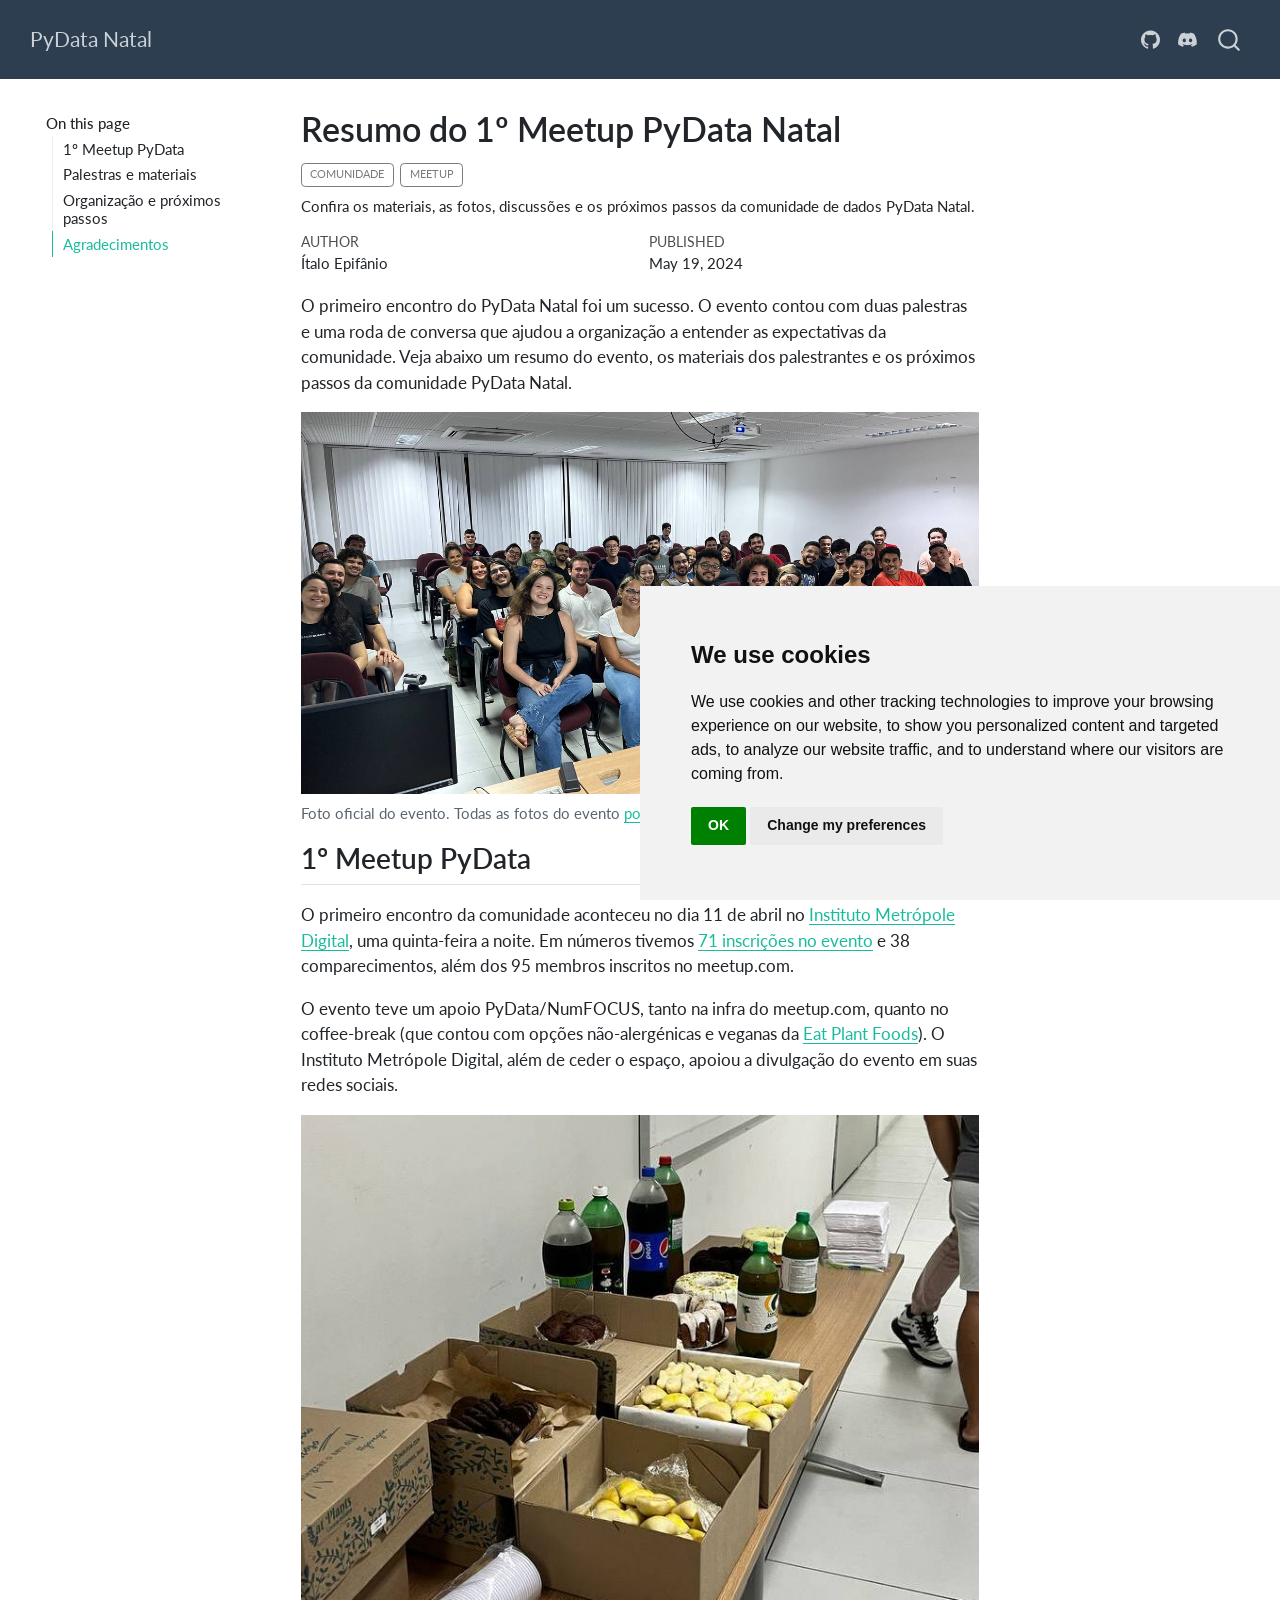
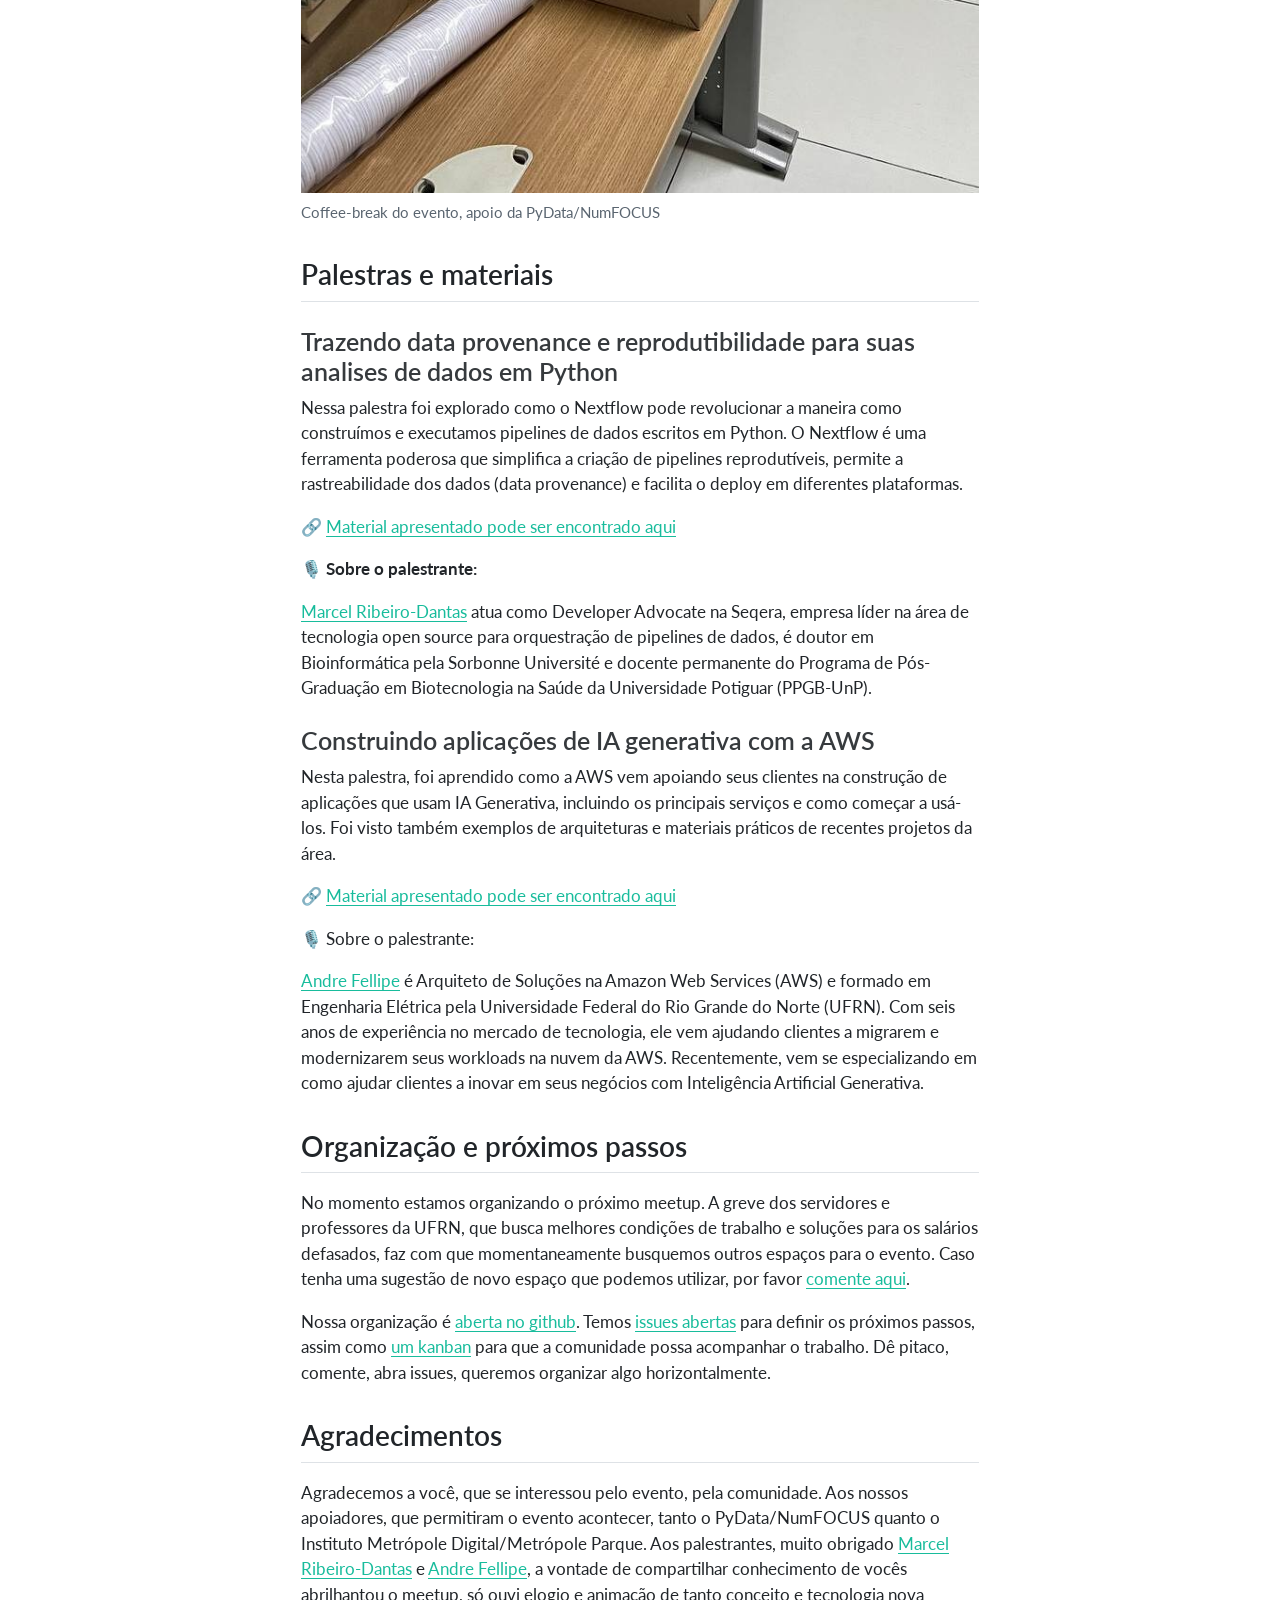
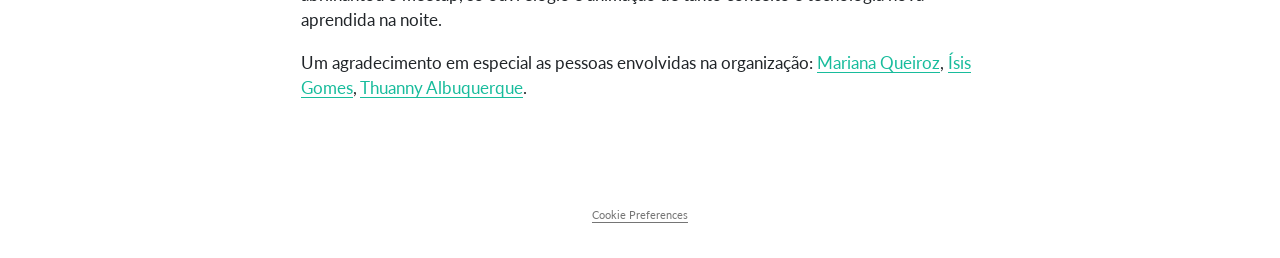
<file: posts/1-meetup-pydata-natal/index.html>
<!DOCTYPE html>
<html xmlns="http://www.w3.org/1999/xhtml" lang="en" xml:lang="en"><head>

<meta charset="utf-8">
<meta name="generator" content="quarto-1.7.34">

<meta name="viewport" content="width=device-width, initial-scale=1.0, user-scalable=yes">

<meta name="author" content="Ítalo Epifânio">
<meta name="dcterms.date" content="2024-05-19">
<meta name="description" content="Confira os materiais, as fotos, discussões e os próximos passos da comunidade de dados PyData Natal.">

<title>Resumo do 1º Meetup PyData Natal – PyData Natal</title>
<style>
code{white-space: pre-wrap;}
span.smallcaps{font-variant: small-caps;}
div.columns{display: flex; gap: min(4vw, 1.5em);}
div.column{flex: auto; overflow-x: auto;}
div.hanging-indent{margin-left: 1.5em; text-indent: -1.5em;}
ul.task-list{list-style: none;}
ul.task-list li input[type="checkbox"] {
  width: 0.8em;
  margin: 0 0.8em 0.2em -1em; /* quarto-specific, see https://github.com/quarto-dev/quarto-cli/issues/4556 */ 
  vertical-align: middle;
}
</style>


<script src="../../site_libs/quarto-nav/quarto-nav.js"></script>
<script src="../../site_libs/quarto-nav/headroom.min.js"></script>
<script src="../../site_libs/clipboard/clipboard.min.js"></script>
<script src="../../site_libs/quarto-search/autocomplete.umd.js"></script>
<script src="../../site_libs/quarto-search/fuse.min.js"></script>
<script src="../../site_libs/quarto-search/quarto-search.js"></script>
<meta name="quarto:offset" content="../../">
<script src="../../site_libs/cookie-consent/cookie-consent.js"></script>
<link href="../../site_libs/cookie-consent/cookie-consent.css" rel="stylesheet">
<script src="../../site_libs/quarto-html/quarto.js" type="module"></script>
<script src="../../site_libs/quarto-html/tabsets/tabsets.js" type="module"></script>
<script src="../../site_libs/quarto-html/popper.min.js"></script>
<script src="../../site_libs/quarto-html/tippy.umd.min.js"></script>
<script src="../../site_libs/quarto-html/anchor.min.js"></script>
<link href="../../site_libs/quarto-html/tippy.css" rel="stylesheet">
<link href="../../site_libs/quarto-html/quarto-syntax-highlighting-c8ad9e5dbd60b7b70b38521ab19b7da4.css" rel="stylesheet" id="quarto-text-highlighting-styles">
<script src="../../site_libs/bootstrap/bootstrap.min.js"></script>
<link href="../../site_libs/bootstrap/bootstrap-icons.css" rel="stylesheet">
<link href="../../site_libs/bootstrap/bootstrap-1d547202ef5b81858b5cd4b4ce92205d.min.css" rel="stylesheet" append-hash="true" id="quarto-bootstrap" data-mode="light">
<script id="quarto-search-options" type="application/json">{
  "location": "navbar",
  "copy-button": false,
  "collapse-after": 3,
  "panel-placement": "end",
  "type": "overlay",
  "limit": 50,
  "keyboard-shortcut": [
    "f",
    "/",
    "s"
  ],
  "show-item-context": false,
  "language": {
    "search-no-results-text": "No results",
    "search-matching-documents-text": "matching documents",
    "search-copy-link-title": "Copy link to search",
    "search-hide-matches-text": "Hide additional matches",
    "search-more-match-text": "more match in this document",
    "search-more-matches-text": "more matches in this document",
    "search-clear-button-title": "Clear",
    "search-text-placeholder": "",
    "search-detached-cancel-button-title": "Cancel",
    "search-submit-button-title": "Submit",
    "search-label": "Search"
  }
}</script>
<script async="" src="https://www.googletagmanager.com/gtag/js?id=G-QW559WNCMG"></script>

<script type="text/plain" cookie-consent="tracking">

window.dataLayer = window.dataLayer || [];
function gtag(){dataLayer.push(arguments);}
gtag('js', new Date());
gtag('config', 'G-QW559WNCMG', { 'anonymize_ip': true});
</script>

<script type="text/javascript" charset="UTF-8">
document.addEventListener('DOMContentLoaded', function () {
cookieconsent.run({
  "notice_banner_type":"simple",
  "consent_type":"implied",
  "palette":"light",
  "language":"en",
  "page_load_consent_levels":["strictly-necessary","functionality","tracking","targeting"],
  "notice_banner_reject_button_hide":false,
  "preferences_center_close_button_hide":false,
  "website_name":""
  ,
"language":"en"
  });
});
</script> 
  


<link rel="stylesheet" href="../../styles.css">
</head>

<body class="floating nav-fixed quarto-light">

<div id="quarto-search-results"></div>
  <header id="quarto-header" class="headroom fixed-top">
    <nav class="navbar navbar-expand-lg " data-bs-theme="dark">
      <div class="navbar-container container-fluid">
      <div class="navbar-brand-container mx-auto">
    <a class="navbar-brand" href="../../index.html">
    <span class="navbar-title">PyData Natal</span>
    </a>
  </div>
            <div id="quarto-search" class="" title="Search"></div>
          <button class="navbar-toggler" type="button" data-bs-toggle="collapse" data-bs-target="#navbarCollapse" aria-controls="navbarCollapse" role="menu" aria-expanded="false" aria-label="Toggle navigation" onclick="if (window.quartoToggleHeadroom) { window.quartoToggleHeadroom(); }">
  <span class="navbar-toggler-icon"></span>
</button>
          <div class="collapse navbar-collapse" id="navbarCollapse">
            <ul class="navbar-nav navbar-nav-scroll ms-auto">
  <li class="nav-item compact">
    <a class="nav-link" href="https://github.com/PyData-Natal"> <i class="bi bi-github" role="img">
</i> 
<span class="menu-text"></span></a>
  </li>  
  <li class="nav-item compact">
    <a class="nav-link" href="https://www.meetup.com/pydata-natal/"> <i class="bi bi-discord" role="img">
</i> 
<span class="menu-text"></span></a>
  </li>  
</ul>
          </div> <!-- /navcollapse -->
            <div class="quarto-navbar-tools">
</div>
      </div> <!-- /container-fluid -->
    </nav>
</header>
<!-- content -->
<div id="quarto-content" class="quarto-container page-columns page-rows-contents page-layout-article page-navbar">
<!-- sidebar -->
  <nav id="quarto-sidebar" class="sidebar collapse collapse-horizontal quarto-sidebar-collapse-item sidebar-navigation floating overflow-auto">
    <nav id="TOC" role="doc-toc" class="toc-active">
    <h2 id="toc-title">On this page</h2>
   
  <ul>
  <li><a href="#º-meetup-pydata" id="toc-º-meetup-pydata" class="nav-link active" data-scroll-target="#º-meetup-pydata">1º Meetup PyData</a></li>
  <li><a href="#palestras-e-materiais" id="toc-palestras-e-materiais" class="nav-link" data-scroll-target="#palestras-e-materiais">Palestras e materiais</a>
  <ul class="collapse">
  <li><a href="#trazendo-data-provenance-e-reprodutibilidade-para-suas-analises-de-dados-em-python" id="toc-trazendo-data-provenance-e-reprodutibilidade-para-suas-analises-de-dados-em-python" class="nav-link" data-scroll-target="#trazendo-data-provenance-e-reprodutibilidade-para-suas-analises-de-dados-em-python">Trazendo data provenance e reprodutibilidade para suas analises de dados em Python</a></li>
  <li><a href="#construindo-aplicações-de-ia-generativa-com-a-aws" id="toc-construindo-aplicações-de-ia-generativa-com-a-aws" class="nav-link" data-scroll-target="#construindo-aplicações-de-ia-generativa-com-a-aws">Construindo aplicações de IA generativa com a AWS</a></li>
  </ul></li>
  <li><a href="#organização-e-próximos-passos" id="toc-organização-e-próximos-passos" class="nav-link" data-scroll-target="#organização-e-próximos-passos">Organização e próximos passos</a></li>
  <li><a href="#agradecimentos" id="toc-agradecimentos" class="nav-link" data-scroll-target="#agradecimentos">Agradecimentos</a></li>
  </ul>
</nav>
</nav>
<div id="quarto-sidebar-glass" class="quarto-sidebar-collapse-item" data-bs-toggle="collapse" data-bs-target=".quarto-sidebar-collapse-item"></div>
<!-- margin-sidebar -->
    <div id="quarto-margin-sidebar" class="sidebar margin-sidebar zindex-bottom">
    </div>
<!-- main -->
<main class="content" id="quarto-document-content">

<header id="title-block-header" class="quarto-title-block default">
<div class="quarto-title">
<h1 class="title">Resumo do 1º Meetup PyData Natal</h1>
  <div class="quarto-categories">
    <div class="quarto-category">Comunidade</div>
    <div class="quarto-category">Meetup</div>
  </div>
  </div>

<div>
  <div class="description">
    <p>Confira os materiais, as fotos, discussões e os próximos passos da comunidade de dados PyData Natal.</p>
  </div>
</div>


<div class="quarto-title-meta">

    <div>
    <div class="quarto-title-meta-heading">Author</div>
    <div class="quarto-title-meta-contents">
             <p>Ítalo Epifânio </p>
          </div>
  </div>
    
    <div>
    <div class="quarto-title-meta-heading">Published</div>
    <div class="quarto-title-meta-contents">
      <p class="date">May 19, 2024</p>
    </div>
  </div>
  
    
  </div>
  


</header>


<p>O primeiro encontro do PyData Natal foi um sucesso. O evento contou com duas palestras e uma roda de conversa que ajudou a organização a entender as expectativas da comunidade. Veja abaixo um resumo do evento, os materiais dos palestrantes e os próximos passos da comunidade PyData Natal.</p>
<div class="quarto-figure quarto-figure-center">
<figure class="figure">
<p><img src="foto-oficial.jpg" class="img-fluid figure-img"></p>
<figcaption>Foto oficial do evento. Todas as fotos do evento <a href="https://drive.google.com/drive/folders/1-ngeMjdmxOSoI9gkyHBv4i5iVeC3ueF0?usp=sharing">podem ser acessadas aqui</a></figcaption>
</figure>
</div>
<section id="º-meetup-pydata" class="level2">
<h2 class="anchored" data-anchor-id="º-meetup-pydata">1º Meetup PyData</h2>
<p>O primeiro encontro da comunidade aconteceu no dia 11 de abril no <a href="https://www.imd.ufrn.br/">Instituto Metrópole Digital</a>, uma quinta-feira a noite. Em números tivemos <a href="https://www.meetup.com/pt-BR/pydata-natal/events/299630475/">71 inscrições no evento</a> e 38 comparecimentos, além dos 95 membros inscritos no meetup.com.</p>
<p>O evento teve um apoio PyData/NumFOCUS, tanto na infra do meetup.com, quanto no coffee-break (que contou com opções não-alergénicas e veganas da <a href="https://www.instagram.com/eatplants_foods/">Eat Plant Foods</a>). O Instituto Metrópole Digital, além de ceder o espaço, apoiou a divulgação do evento em suas redes sociais.</p>
<div class="quarto-figure quarto-figure-center">
<figure class="figure">
<p><img src="coffee-break.jpg" class="img-fluid figure-img"></p>
<figcaption>Coffee-break do evento, apoio da PyData/NumFOCUS</figcaption>
</figure>
</div>
</section>
<section id="palestras-e-materiais" class="level2">
<h2 class="anchored" data-anchor-id="palestras-e-materiais">Palestras e materiais</h2>
<section id="trazendo-data-provenance-e-reprodutibilidade-para-suas-analises-de-dados-em-python" class="level3">
<h3 class="anchored" data-anchor-id="trazendo-data-provenance-e-reprodutibilidade-para-suas-analises-de-dados-em-python">Trazendo data provenance e reprodutibilidade para suas analises de dados em Python</h3>
<p>Nessa palestra foi explorado como o Nextflow pode revolucionar a maneira como construímos e executamos pipelines de dados escritos em Python. O Nextflow é uma ferramenta poderosa que simplifica a criação de pipelines reprodutíveis, permite a rastreabilidade dos dados (data provenance) e facilita o deploy em diferentes plataformas.</p>
<p>🔗 <a href="https://drive.google.com/file/d/1mHGkbky7kllz5UsTb3np_tFQEDnqBkQI/view?usp=sharing">Material apresentado pode ser encontrado aqui</a></p>
<p>🎙️ <strong>Sobre o palestrante:</strong></p>
<p><a href="https://www.linkedin.com/in/mribeirodantas/">Marcel Ribeiro-Dantas</a> atua como Developer Advocate na Seqera, empresa líder na área de tecnologia open source para orquestração de pipelines de dados, é doutor em Bioinformática pela Sorbonne Université e docente permanente do Programa de Pós-Graduação em Biotecnologia na Saúde da Universidade Potiguar (PPGB-UnP).</p>
</section>
<section id="construindo-aplicações-de-ia-generativa-com-a-aws" class="level3">
<h3 class="anchored" data-anchor-id="construindo-aplicações-de-ia-generativa-com-a-aws">Construindo aplicações de IA generativa com a AWS</h3>
<p>Nesta palestra, foi aprendido como a AWS vem apoiando seus clientes na construção de aplicações que usam IA Generativa, incluindo os principais serviços e como começar a usá-los. Foi visto também exemplos de arquiteturas e materiais práticos de recentes projetos da área.</p>
<p>🔗 <a href="https://drive.google.com/file/d/1R_rrYdMFppAc_aLsKHVmo2kjdNp8cH0A/view?usp=sharing">Material apresentado pode ser encontrado aqui</a></p>
<p>🎙️ Sobre o palestrante:</p>
<p><a href="https://www.linkedin.com/in/andrefellipe/">Andre Fellipe</a> é Arquiteto de Soluções na Amazon Web Services (AWS) e formado em Engenharia Elétrica pela Universidade Federal do Rio Grande do Norte (UFRN). Com seis anos de experiência no mercado de tecnologia, ele vem ajudando clientes a migrarem e modernizarem seus workloads na nuvem da AWS. Recentemente, vem se especializando em como ajudar clientes a inovar em seus negócios com Inteligência Artificial Generativa.</p>
</section>
</section>
<section id="organização-e-próximos-passos" class="level2">
<h2 class="anchored" data-anchor-id="organização-e-próximos-passos">Organização e próximos passos</h2>
<p>No momento estamos organizando o próximo meetup. A greve dos servidores e professores da UFRN, que busca melhores condições de trabalho e soluções para os salários defasados, faz com que momentaneamente busquemos outros espaços para o evento. Caso tenha uma sugestão de novo espaço que podemos utilizar, por favor <a href="https://github.com/PyData-Natal/organizacao/issues/1">comente aqui</a>.</p>
<p>Nossa organização é <a href="https://github.com/PyData-Natal">aberta no github</a>. Temos <a href="https://github.com/PyData-Natal/organizacao">issues abertas</a> para definir os próximos passos, assim como <a href="https://github.com/orgs/PyData-Natal/projects/1">um kanban</a> para que a comunidade possa acompanhar o trabalho. Dê pitaco, comente, abra issues, queremos organizar algo horizontalmente.</p>
</section>
<section id="agradecimentos" class="level2">
<h2 class="anchored" data-anchor-id="agradecimentos">Agradecimentos</h2>
<p>Agradecemos a você, que se interessou pelo evento, pela comunidade. Aos nossos apoiadores, que permitiram o evento acontecer, tanto o PyData/NumFOCUS quanto o Instituto Metrópole Digital/Metrópole Parque. Aos palestrantes, muito obrigado <a href="https://www.linkedin.com/in/mribeirodantas/">Marcel Ribeiro-Dantas</a> e <a href="https://www.linkedin.com/in/andrefellipe/">Andre Fellipe</a>, a vontade de compartilhar conhecimento de vocês abrilhantou o meetup, só ouvi elogio e animação de tanto conceito e tecnologia nova aprendida na noite.</p>
<p>Um agradecimento em especial as pessoas envolvidas na organização: <a href="https://www.linkedin.com/in/mariana-cesario-queiroz/">Mariana Queiroz</a>, <a href="https://www.linkedin.com/in/isisgo/">Ísis Gomes</a>, <a href="https://www.linkedin.com/in/thuannyalbuquerque/">Thuanny Albuquerque</a>.</p>


</section>

</main> <!-- /main -->
<script id="quarto-html-after-body" type="application/javascript">
  window.document.addEventListener("DOMContentLoaded", function (event) {
    const icon = "";
    const anchorJS = new window.AnchorJS();
    anchorJS.options = {
      placement: 'right',
      icon: icon
    };
    anchorJS.add('.anchored');
    const isCodeAnnotation = (el) => {
      for (const clz of el.classList) {
        if (clz.startsWith('code-annotation-')) {                     
          return true;
        }
      }
      return false;
    }
    const onCopySuccess = function(e) {
      // button target
      const button = e.trigger;
      // don't keep focus
      button.blur();
      // flash "checked"
      button.classList.add('code-copy-button-checked');
      var currentTitle = button.getAttribute("title");
      button.setAttribute("title", "Copied!");
      let tooltip;
      if (window.bootstrap) {
        button.setAttribute("data-bs-toggle", "tooltip");
        button.setAttribute("data-bs-placement", "left");
        button.setAttribute("data-bs-title", "Copied!");
        tooltip = new bootstrap.Tooltip(button, 
          { trigger: "manual", 
            customClass: "code-copy-button-tooltip",
            offset: [0, -8]});
        tooltip.show();    
      }
      setTimeout(function() {
        if (tooltip) {
          tooltip.hide();
          button.removeAttribute("data-bs-title");
          button.removeAttribute("data-bs-toggle");
          button.removeAttribute("data-bs-placement");
        }
        button.setAttribute("title", currentTitle);
        button.classList.remove('code-copy-button-checked');
      }, 1000);
      // clear code selection
      e.clearSelection();
    }
    const getTextToCopy = function(trigger) {
        const codeEl = trigger.previousElementSibling.cloneNode(true);
        for (const childEl of codeEl.children) {
          if (isCodeAnnotation(childEl)) {
            childEl.remove();
          }
        }
        return codeEl.innerText;
    }
    const clipboard = new window.ClipboardJS('.code-copy-button:not([data-in-quarto-modal])', {
      text: getTextToCopy
    });
    clipboard.on('success', onCopySuccess);
    if (window.document.getElementById('quarto-embedded-source-code-modal')) {
      const clipboardModal = new window.ClipboardJS('.code-copy-button[data-in-quarto-modal]', {
        text: getTextToCopy,
        container: window.document.getElementById('quarto-embedded-source-code-modal')
      });
      clipboardModal.on('success', onCopySuccess);
    }
      var localhostRegex = new RegExp(/^(?:http|https):\/\/localhost\:?[0-9]*\//);
      var mailtoRegex = new RegExp(/^mailto:/);
        var filterRegex = new RegExp("https:\/\/PyData-Natal\.github\.io\/pydata-natal\.github\.io\/");
      var isInternal = (href) => {
          return filterRegex.test(href) || localhostRegex.test(href) || mailtoRegex.test(href);
      }
      // Inspect non-navigation links and adorn them if external
     var links = window.document.querySelectorAll('a[href]:not(.nav-link):not(.navbar-brand):not(.toc-action):not(.sidebar-link):not(.sidebar-item-toggle):not(.pagination-link):not(.no-external):not([aria-hidden]):not(.dropdown-item):not(.quarto-navigation-tool):not(.about-link)');
      for (var i=0; i<links.length; i++) {
        const link = links[i];
        if (!isInternal(link.href)) {
          // undo the damage that might have been done by quarto-nav.js in the case of
          // links that we want to consider external
          if (link.dataset.originalHref !== undefined) {
            link.href = link.dataset.originalHref;
          }
        }
      }
    function tippyHover(el, contentFn, onTriggerFn, onUntriggerFn) {
      const config = {
        allowHTML: true,
        maxWidth: 500,
        delay: 100,
        arrow: false,
        appendTo: function(el) {
            return el.parentElement;
        },
        interactive: true,
        interactiveBorder: 10,
        theme: 'quarto',
        placement: 'bottom-start',
      };
      if (contentFn) {
        config.content = contentFn;
      }
      if (onTriggerFn) {
        config.onTrigger = onTriggerFn;
      }
      if (onUntriggerFn) {
        config.onUntrigger = onUntriggerFn;
      }
      window.tippy(el, config); 
    }
    const noterefs = window.document.querySelectorAll('a[role="doc-noteref"]');
    for (var i=0; i<noterefs.length; i++) {
      const ref = noterefs[i];
      tippyHover(ref, function() {
        // use id or data attribute instead here
        let href = ref.getAttribute('data-footnote-href') || ref.getAttribute('href');
        try { href = new URL(href).hash; } catch {}
        const id = href.replace(/^#\/?/, "");
        const note = window.document.getElementById(id);
        if (note) {
          return note.innerHTML;
        } else {
          return "";
        }
      });
    }
    const xrefs = window.document.querySelectorAll('a.quarto-xref');
    const processXRef = (id, note) => {
      // Strip column container classes
      const stripColumnClz = (el) => {
        el.classList.remove("page-full", "page-columns");
        if (el.children) {
          for (const child of el.children) {
            stripColumnClz(child);
          }
        }
      }
      stripColumnClz(note)
      if (id === null || id.startsWith('sec-')) {
        // Special case sections, only their first couple elements
        const container = document.createElement("div");
        if (note.children && note.children.length > 2) {
          container.appendChild(note.children[0].cloneNode(true));
          for (let i = 1; i < note.children.length; i++) {
            const child = note.children[i];
            if (child.tagName === "P" && child.innerText === "") {
              continue;
            } else {
              container.appendChild(child.cloneNode(true));
              break;
            }
          }
          if (window.Quarto?.typesetMath) {
            window.Quarto.typesetMath(container);
          }
          return container.innerHTML
        } else {
          if (window.Quarto?.typesetMath) {
            window.Quarto.typesetMath(note);
          }
          return note.innerHTML;
        }
      } else {
        // Remove any anchor links if they are present
        const anchorLink = note.querySelector('a.anchorjs-link');
        if (anchorLink) {
          anchorLink.remove();
        }
        if (window.Quarto?.typesetMath) {
          window.Quarto.typesetMath(note);
        }
        if (note.classList.contains("callout")) {
          return note.outerHTML;
        } else {
          return note.innerHTML;
        }
      }
    }
    for (var i=0; i<xrefs.length; i++) {
      const xref = xrefs[i];
      tippyHover(xref, undefined, function(instance) {
        instance.disable();
        let url = xref.getAttribute('href');
        let hash = undefined; 
        if (url.startsWith('#')) {
          hash = url;
        } else {
          try { hash = new URL(url).hash; } catch {}
        }
        if (hash) {
          const id = hash.replace(/^#\/?/, "");
          const note = window.document.getElementById(id);
          if (note !== null) {
            try {
              const html = processXRef(id, note.cloneNode(true));
              instance.setContent(html);
            } finally {
              instance.enable();
              instance.show();
            }
          } else {
            // See if we can fetch this
            fetch(url.split('#')[0])
            .then(res => res.text())
            .then(html => {
              const parser = new DOMParser();
              const htmlDoc = parser.parseFromString(html, "text/html");
              const note = htmlDoc.getElementById(id);
              if (note !== null) {
                const html = processXRef(id, note);
                instance.setContent(html);
              } 
            }).finally(() => {
              instance.enable();
              instance.show();
            });
          }
        } else {
          // See if we can fetch a full url (with no hash to target)
          // This is a special case and we should probably do some content thinning / targeting
          fetch(url)
          .then(res => res.text())
          .then(html => {
            const parser = new DOMParser();
            const htmlDoc = parser.parseFromString(html, "text/html");
            const note = htmlDoc.querySelector('main.content');
            if (note !== null) {
              // This should only happen for chapter cross references
              // (since there is no id in the URL)
              // remove the first header
              if (note.children.length > 0 && note.children[0].tagName === "HEADER") {
                note.children[0].remove();
              }
              const html = processXRef(null, note);
              instance.setContent(html);
            } 
          }).finally(() => {
            instance.enable();
            instance.show();
          });
        }
      }, function(instance) {
      });
    }
        let selectedAnnoteEl;
        const selectorForAnnotation = ( cell, annotation) => {
          let cellAttr = 'data-code-cell="' + cell + '"';
          let lineAttr = 'data-code-annotation="' +  annotation + '"';
          const selector = 'span[' + cellAttr + '][' + lineAttr + ']';
          return selector;
        }
        const selectCodeLines = (annoteEl) => {
          const doc = window.document;
          const targetCell = annoteEl.getAttribute("data-target-cell");
          const targetAnnotation = annoteEl.getAttribute("data-target-annotation");
          const annoteSpan = window.document.querySelector(selectorForAnnotation(targetCell, targetAnnotation));
          const lines = annoteSpan.getAttribute("data-code-lines").split(",");
          const lineIds = lines.map((line) => {
            return targetCell + "-" + line;
          })
          let top = null;
          let height = null;
          let parent = null;
          if (lineIds.length > 0) {
              //compute the position of the single el (top and bottom and make a div)
              const el = window.document.getElementById(lineIds[0]);
              top = el.offsetTop;
              height = el.offsetHeight;
              parent = el.parentElement.parentElement;
            if (lineIds.length > 1) {
              const lastEl = window.document.getElementById(lineIds[lineIds.length - 1]);
              const bottom = lastEl.offsetTop + lastEl.offsetHeight;
              height = bottom - top;
            }
            if (top !== null && height !== null && parent !== null) {
              // cook up a div (if necessary) and position it 
              let div = window.document.getElementById("code-annotation-line-highlight");
              if (div === null) {
                div = window.document.createElement("div");
                div.setAttribute("id", "code-annotation-line-highlight");
                div.style.position = 'absolute';
                parent.appendChild(div);
              }
              div.style.top = top - 2 + "px";
              div.style.height = height + 4 + "px";
              div.style.left = 0;
              let gutterDiv = window.document.getElementById("code-annotation-line-highlight-gutter");
              if (gutterDiv === null) {
                gutterDiv = window.document.createElement("div");
                gutterDiv.setAttribute("id", "code-annotation-line-highlight-gutter");
                gutterDiv.style.position = 'absolute';
                const codeCell = window.document.getElementById(targetCell);
                const gutter = codeCell.querySelector('.code-annotation-gutter');
                gutter.appendChild(gutterDiv);
              }
              gutterDiv.style.top = top - 2 + "px";
              gutterDiv.style.height = height + 4 + "px";
            }
            selectedAnnoteEl = annoteEl;
          }
        };
        const unselectCodeLines = () => {
          const elementsIds = ["code-annotation-line-highlight", "code-annotation-line-highlight-gutter"];
          elementsIds.forEach((elId) => {
            const div = window.document.getElementById(elId);
            if (div) {
              div.remove();
            }
          });
          selectedAnnoteEl = undefined;
        };
          // Handle positioning of the toggle
      window.addEventListener(
        "resize",
        throttle(() => {
          elRect = undefined;
          if (selectedAnnoteEl) {
            selectCodeLines(selectedAnnoteEl);
          }
        }, 10)
      );
      function throttle(fn, ms) {
      let throttle = false;
      let timer;
        return (...args) => {
          if(!throttle) { // first call gets through
              fn.apply(this, args);
              throttle = true;
          } else { // all the others get throttled
              if(timer) clearTimeout(timer); // cancel #2
              timer = setTimeout(() => {
                fn.apply(this, args);
                timer = throttle = false;
              }, ms);
          }
        };
      }
        // Attach click handler to the DT
        const annoteDls = window.document.querySelectorAll('dt[data-target-cell]');
        for (const annoteDlNode of annoteDls) {
          annoteDlNode.addEventListener('click', (event) => {
            const clickedEl = event.target;
            if (clickedEl !== selectedAnnoteEl) {
              unselectCodeLines();
              const activeEl = window.document.querySelector('dt[data-target-cell].code-annotation-active');
              if (activeEl) {
                activeEl.classList.remove('code-annotation-active');
              }
              selectCodeLines(clickedEl);
              clickedEl.classList.add('code-annotation-active');
            } else {
              // Unselect the line
              unselectCodeLines();
              clickedEl.classList.remove('code-annotation-active');
            }
          });
        }
    const findCites = (el) => {
      const parentEl = el.parentElement;
      if (parentEl) {
        const cites = parentEl.dataset.cites;
        if (cites) {
          return {
            el,
            cites: cites.split(' ')
          };
        } else {
          return findCites(el.parentElement)
        }
      } else {
        return undefined;
      }
    };
    var bibliorefs = window.document.querySelectorAll('a[role="doc-biblioref"]');
    for (var i=0; i<bibliorefs.length; i++) {
      const ref = bibliorefs[i];
      const citeInfo = findCites(ref);
      if (citeInfo) {
        tippyHover(citeInfo.el, function() {
          var popup = window.document.createElement('div');
          citeInfo.cites.forEach(function(cite) {
            var citeDiv = window.document.createElement('div');
            citeDiv.classList.add('hanging-indent');
            citeDiv.classList.add('csl-entry');
            var biblioDiv = window.document.getElementById('ref-' + cite);
            if (biblioDiv) {
              citeDiv.innerHTML = biblioDiv.innerHTML;
            }
            popup.appendChild(citeDiv);
          });
          return popup.innerHTML;
        });
      }
    }
  });
  </script>
</div> <!-- /content -->
<footer class="footer">
  <div class="nav-footer">
    <div class="nav-footer-left">
      &nbsp;
    </div>   
    <div class="nav-footer-center">

<div class="cookie-consent-footer"><a href="#" id="open_preferences_center">Cookie Preferences</a></div></div>
    <div class="nav-footer-right">
      &nbsp;
    </div>
  </div>
</footer>




</body></html>
</file>
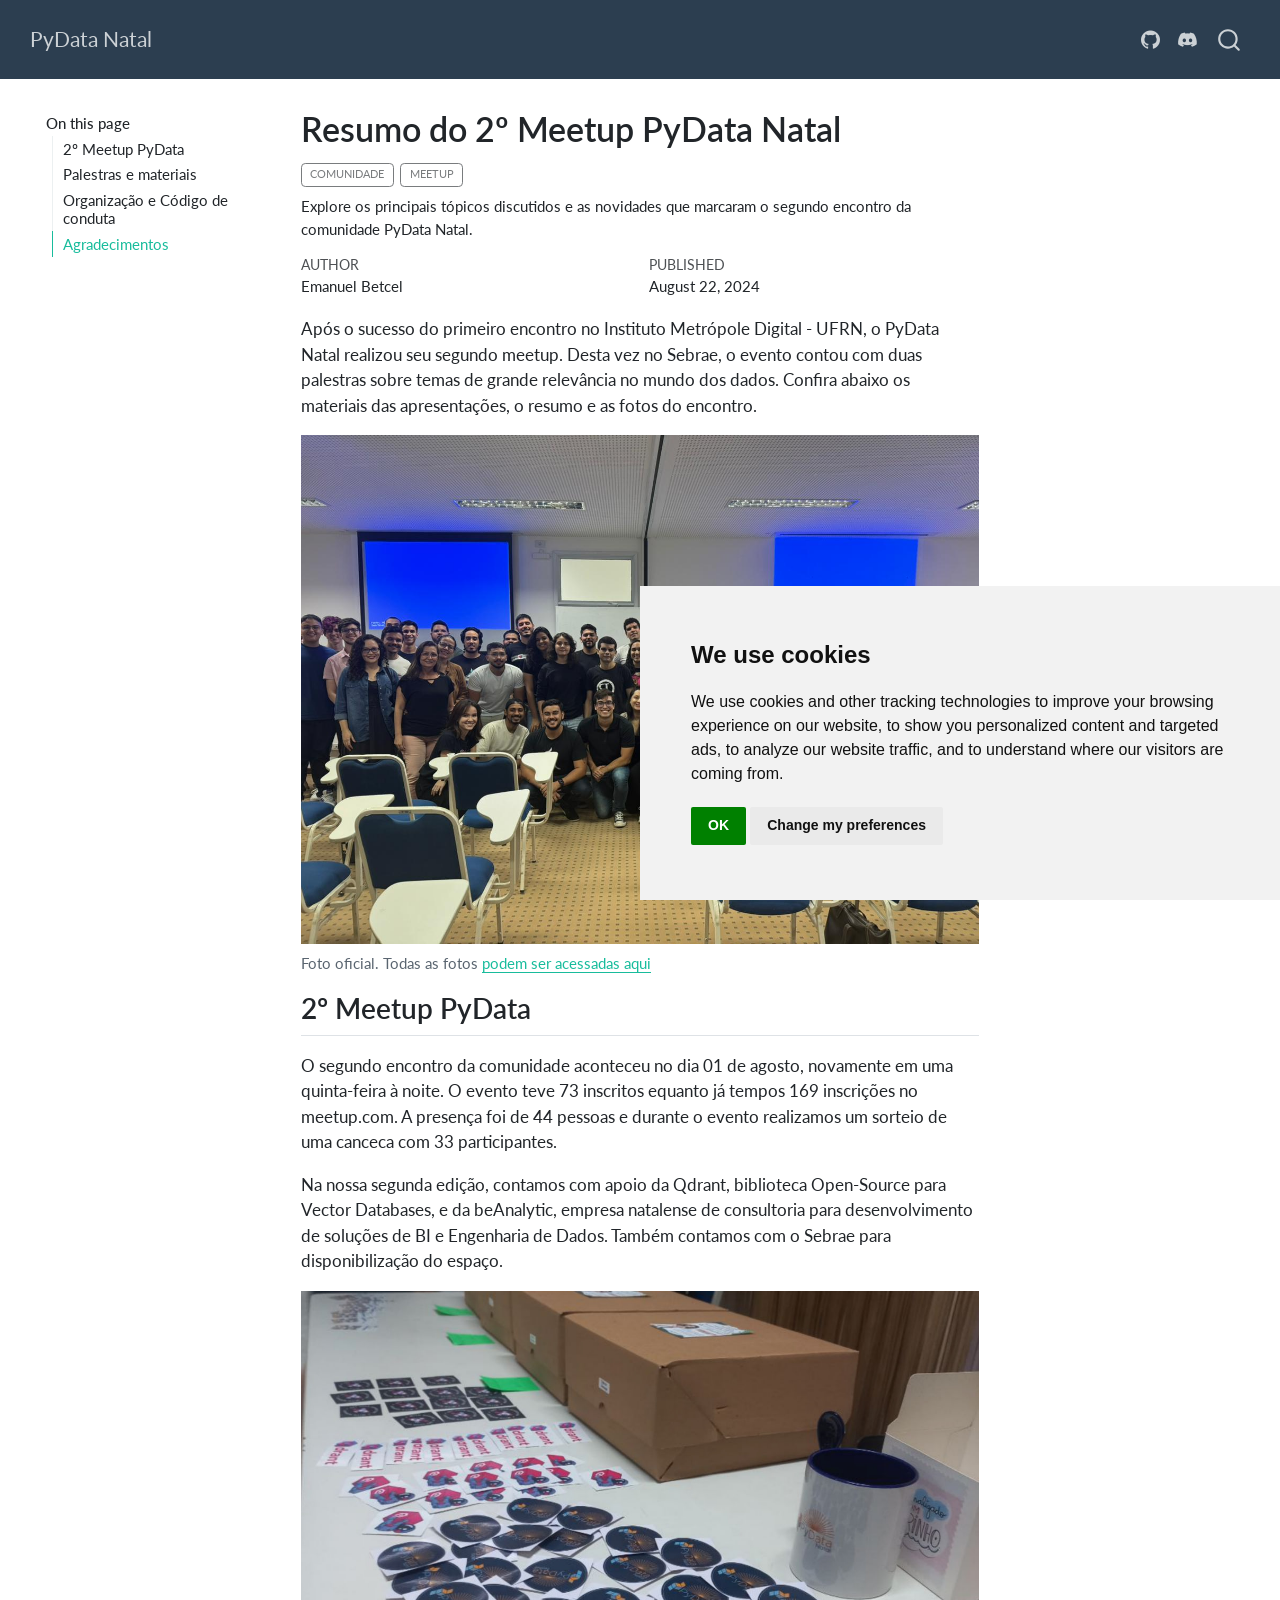
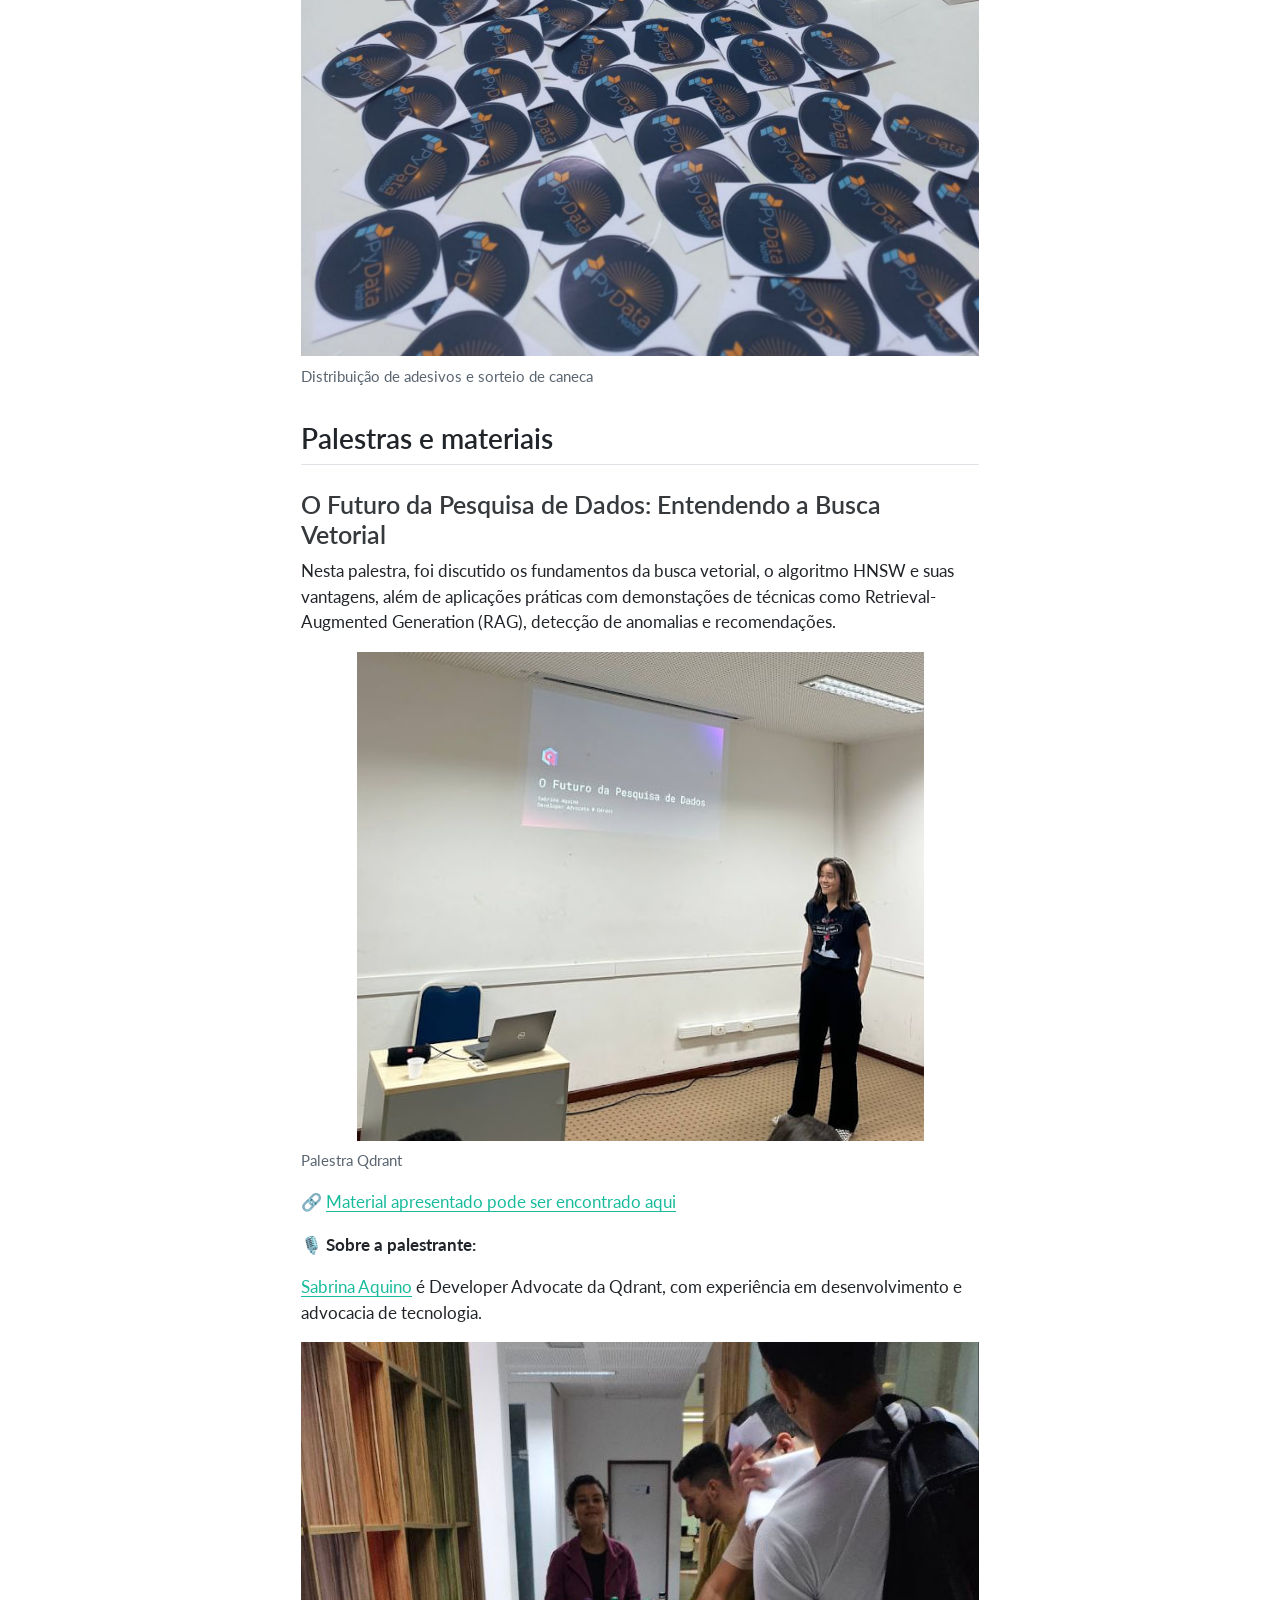
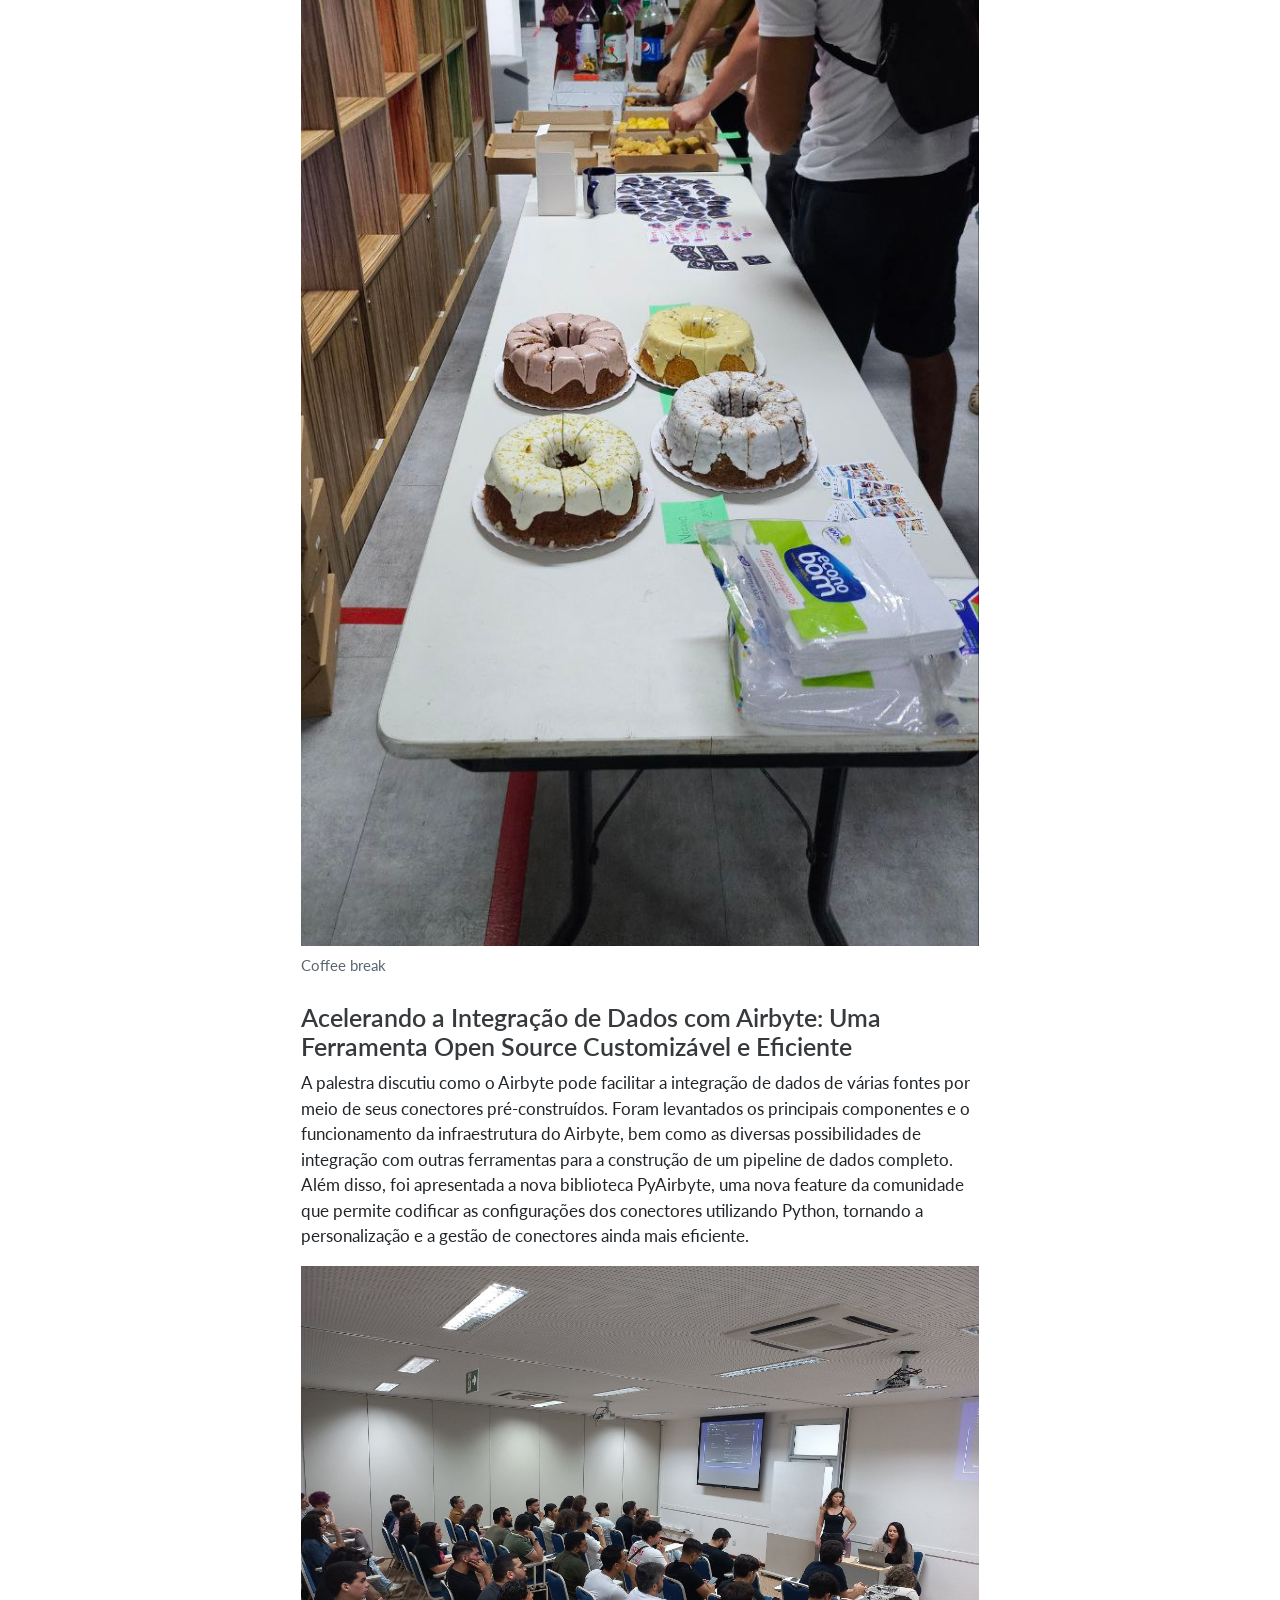
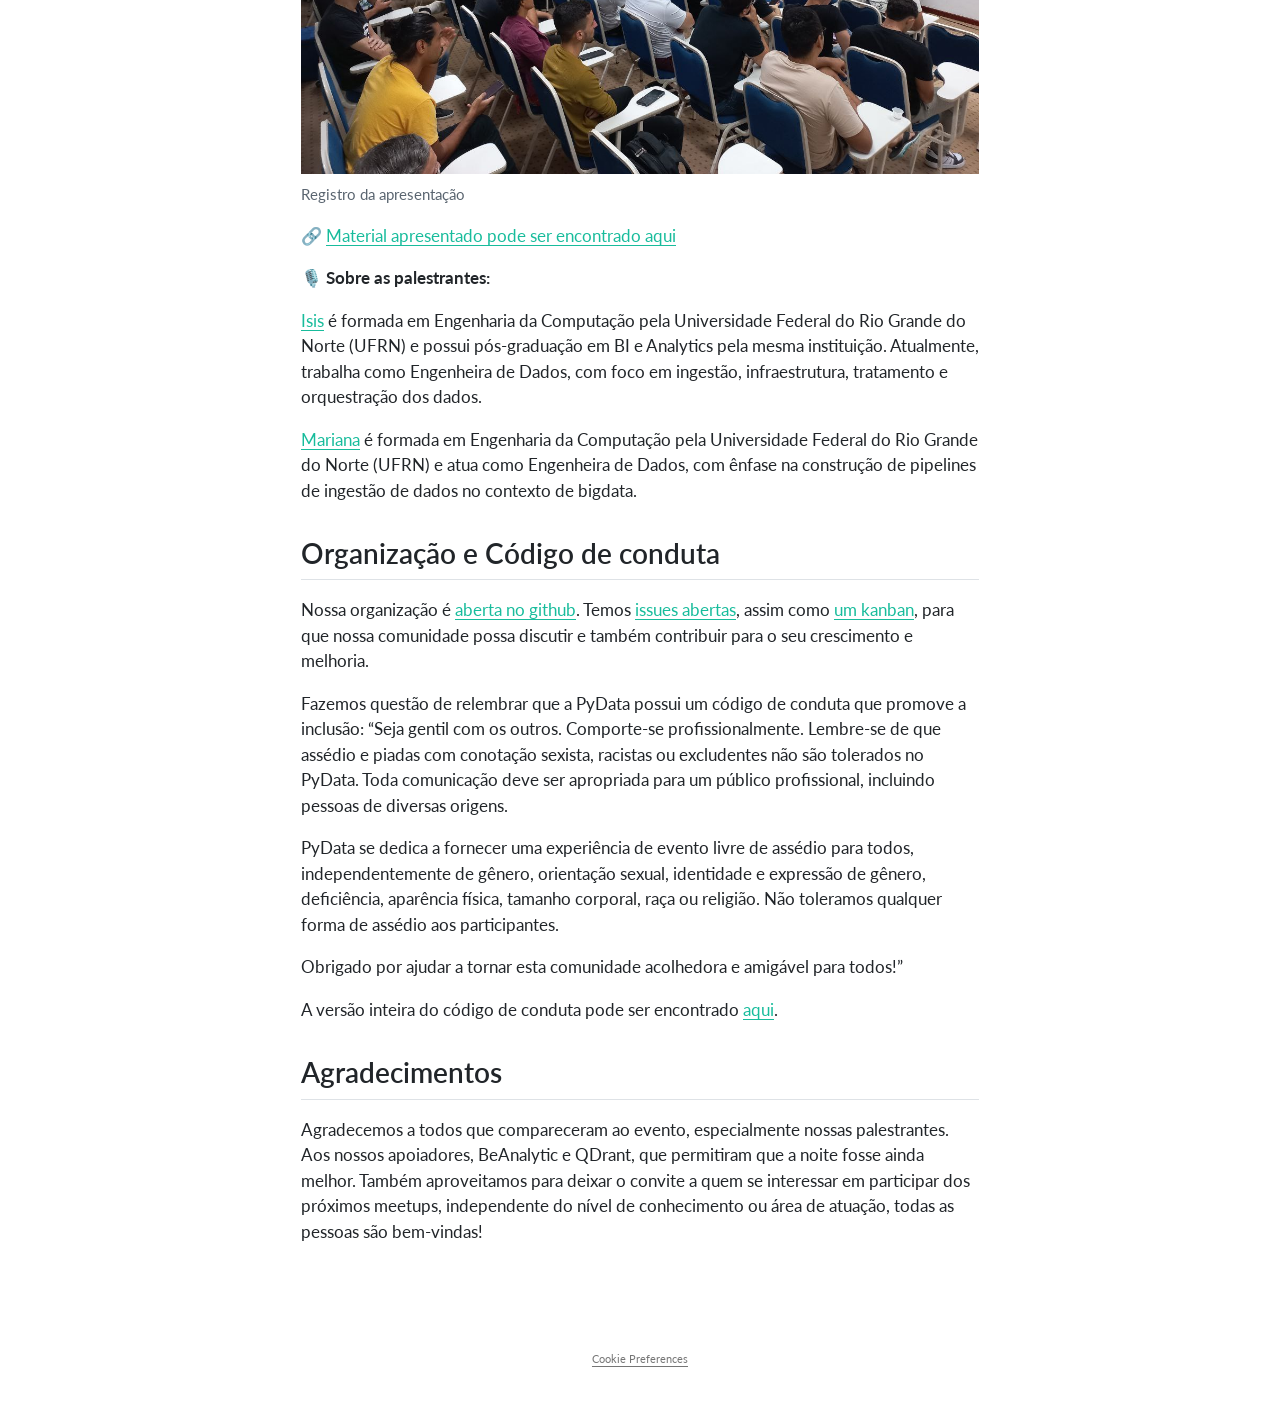
<file: posts/2-meetup-pydata-natal/index.html>
<!DOCTYPE html>
<html xmlns="http://www.w3.org/1999/xhtml" lang="en" xml:lang="en"><head>

<meta charset="utf-8">
<meta name="generator" content="quarto-1.7.34">

<meta name="viewport" content="width=device-width, initial-scale=1.0, user-scalable=yes">

<meta name="author" content="Emanuel Betcel">
<meta name="dcterms.date" content="2024-08-22">
<meta name="description" content="Explore os principais tópicos discutidos e as novidades que marcaram o segundo encontro da comunidade PyData Natal.">

<title>Resumo do 2º Meetup PyData Natal – PyData Natal</title>
<style>
code{white-space: pre-wrap;}
span.smallcaps{font-variant: small-caps;}
div.columns{display: flex; gap: min(4vw, 1.5em);}
div.column{flex: auto; overflow-x: auto;}
div.hanging-indent{margin-left: 1.5em; text-indent: -1.5em;}
ul.task-list{list-style: none;}
ul.task-list li input[type="checkbox"] {
  width: 0.8em;
  margin: 0 0.8em 0.2em -1em; /* quarto-specific, see https://github.com/quarto-dev/quarto-cli/issues/4556 */ 
  vertical-align: middle;
}
</style>


<script src="../../site_libs/quarto-nav/quarto-nav.js"></script>
<script src="../../site_libs/quarto-nav/headroom.min.js"></script>
<script src="../../site_libs/clipboard/clipboard.min.js"></script>
<script src="../../site_libs/quarto-search/autocomplete.umd.js"></script>
<script src="../../site_libs/quarto-search/fuse.min.js"></script>
<script src="../../site_libs/quarto-search/quarto-search.js"></script>
<meta name="quarto:offset" content="../../">
<script src="../../site_libs/cookie-consent/cookie-consent.js"></script>
<link href="../../site_libs/cookie-consent/cookie-consent.css" rel="stylesheet">
<script src="../../site_libs/quarto-html/quarto.js" type="module"></script>
<script src="../../site_libs/quarto-html/tabsets/tabsets.js" type="module"></script>
<script src="../../site_libs/quarto-html/popper.min.js"></script>
<script src="../../site_libs/quarto-html/tippy.umd.min.js"></script>
<script src="../../site_libs/quarto-html/anchor.min.js"></script>
<link href="../../site_libs/quarto-html/tippy.css" rel="stylesheet">
<link href="../../site_libs/quarto-html/quarto-syntax-highlighting-c8ad9e5dbd60b7b70b38521ab19b7da4.css" rel="stylesheet" id="quarto-text-highlighting-styles">
<script src="../../site_libs/bootstrap/bootstrap.min.js"></script>
<link href="../../site_libs/bootstrap/bootstrap-icons.css" rel="stylesheet">
<link href="../../site_libs/bootstrap/bootstrap-1d547202ef5b81858b5cd4b4ce92205d.min.css" rel="stylesheet" append-hash="true" id="quarto-bootstrap" data-mode="light">
<script id="quarto-search-options" type="application/json">{
  "location": "navbar",
  "copy-button": false,
  "collapse-after": 3,
  "panel-placement": "end",
  "type": "overlay",
  "limit": 50,
  "keyboard-shortcut": [
    "f",
    "/",
    "s"
  ],
  "show-item-context": false,
  "language": {
    "search-no-results-text": "No results",
    "search-matching-documents-text": "matching documents",
    "search-copy-link-title": "Copy link to search",
    "search-hide-matches-text": "Hide additional matches",
    "search-more-match-text": "more match in this document",
    "search-more-matches-text": "more matches in this document",
    "search-clear-button-title": "Clear",
    "search-text-placeholder": "",
    "search-detached-cancel-button-title": "Cancel",
    "search-submit-button-title": "Submit",
    "search-label": "Search"
  }
}</script>
<script async="" src="https://www.googletagmanager.com/gtag/js?id=G-QW559WNCMG"></script>

<script type="text/plain" cookie-consent="tracking">

window.dataLayer = window.dataLayer || [];
function gtag(){dataLayer.push(arguments);}
gtag('js', new Date());
gtag('config', 'G-QW559WNCMG', { 'anonymize_ip': true});
</script>

<script type="text/javascript" charset="UTF-8">
document.addEventListener('DOMContentLoaded', function () {
cookieconsent.run({
  "notice_banner_type":"simple",
  "consent_type":"implied",
  "palette":"light",
  "language":"en",
  "page_load_consent_levels":["strictly-necessary","functionality","tracking","targeting"],
  "notice_banner_reject_button_hide":false,
  "preferences_center_close_button_hide":false,
  "website_name":""
  ,
"language":"en"
  });
});
</script> 
  


<link rel="stylesheet" href="../../styles.css">
</head>

<body class="floating nav-fixed quarto-light">

<div id="quarto-search-results"></div>
  <header id="quarto-header" class="headroom fixed-top">
    <nav class="navbar navbar-expand-lg " data-bs-theme="dark">
      <div class="navbar-container container-fluid">
      <div class="navbar-brand-container mx-auto">
    <a class="navbar-brand" href="../../index.html">
    <span class="navbar-title">PyData Natal</span>
    </a>
  </div>
            <div id="quarto-search" class="" title="Search"></div>
          <button class="navbar-toggler" type="button" data-bs-toggle="collapse" data-bs-target="#navbarCollapse" aria-controls="navbarCollapse" role="menu" aria-expanded="false" aria-label="Toggle navigation" onclick="if (window.quartoToggleHeadroom) { window.quartoToggleHeadroom(); }">
  <span class="navbar-toggler-icon"></span>
</button>
          <div class="collapse navbar-collapse" id="navbarCollapse">
            <ul class="navbar-nav navbar-nav-scroll ms-auto">
  <li class="nav-item compact">
    <a class="nav-link" href="https://github.com/PyData-Natal"> <i class="bi bi-github" role="img">
</i> 
<span class="menu-text"></span></a>
  </li>  
  <li class="nav-item compact">
    <a class="nav-link" href="https://www.meetup.com/pydata-natal/"> <i class="bi bi-discord" role="img">
</i> 
<span class="menu-text"></span></a>
  </li>  
</ul>
          </div> <!-- /navcollapse -->
            <div class="quarto-navbar-tools">
</div>
      </div> <!-- /container-fluid -->
    </nav>
</header>
<!-- content -->
<div id="quarto-content" class="quarto-container page-columns page-rows-contents page-layout-article page-navbar">
<!-- sidebar -->
  <nav id="quarto-sidebar" class="sidebar collapse collapse-horizontal quarto-sidebar-collapse-item sidebar-navigation floating overflow-auto">
    <nav id="TOC" role="doc-toc" class="toc-active">
    <h2 id="toc-title">On this page</h2>
   
  <ul>
  <li><a href="#º-meetup-pydata" id="toc-º-meetup-pydata" class="nav-link active" data-scroll-target="#º-meetup-pydata">2º Meetup PyData</a></li>
  <li><a href="#palestras-e-materiais" id="toc-palestras-e-materiais" class="nav-link" data-scroll-target="#palestras-e-materiais">Palestras e materiais</a>
  <ul class="collapse">
  <li><a href="#o-futuro-da-pesquisa-de-dados-entendendo-a-busca-vetorial" id="toc-o-futuro-da-pesquisa-de-dados-entendendo-a-busca-vetorial" class="nav-link" data-scroll-target="#o-futuro-da-pesquisa-de-dados-entendendo-a-busca-vetorial">O Futuro da Pesquisa de Dados: Entendendo a Busca Vetorial</a></li>
  <li><a href="#acelerando-a-integração-de-dados-com-airbyte-uma-ferramenta-open-source-customizável-e-eficiente" id="toc-acelerando-a-integração-de-dados-com-airbyte-uma-ferramenta-open-source-customizável-e-eficiente" class="nav-link" data-scroll-target="#acelerando-a-integração-de-dados-com-airbyte-uma-ferramenta-open-source-customizável-e-eficiente">Acelerando a Integração de Dados com Airbyte: Uma Ferramenta Open Source Customizável e Eficiente</a></li>
  </ul></li>
  <li><a href="#organização-e-código-de-conduta" id="toc-organização-e-código-de-conduta" class="nav-link" data-scroll-target="#organização-e-código-de-conduta">Organização e Código de conduta</a></li>
  <li><a href="#agradecimentos" id="toc-agradecimentos" class="nav-link" data-scroll-target="#agradecimentos">Agradecimentos</a></li>
  </ul>
</nav>
</nav>
<div id="quarto-sidebar-glass" class="quarto-sidebar-collapse-item" data-bs-toggle="collapse" data-bs-target=".quarto-sidebar-collapse-item"></div>
<!-- margin-sidebar -->
    <div id="quarto-margin-sidebar" class="sidebar margin-sidebar zindex-bottom">
    </div>
<!-- main -->
<main class="content" id="quarto-document-content">

<header id="title-block-header" class="quarto-title-block default">
<div class="quarto-title">
<h1 class="title">Resumo do 2º Meetup PyData Natal</h1>
  <div class="quarto-categories">
    <div class="quarto-category">Comunidade</div>
    <div class="quarto-category">Meetup</div>
  </div>
  </div>

<div>
  <div class="description">
    <p>Explore os principais tópicos discutidos e as novidades que marcaram o segundo encontro da comunidade PyData Natal.</p>
  </div>
</div>


<div class="quarto-title-meta">

    <div>
    <div class="quarto-title-meta-heading">Author</div>
    <div class="quarto-title-meta-contents">
             <p>Emanuel Betcel </p>
          </div>
  </div>
    
    <div>
    <div class="quarto-title-meta-heading">Published</div>
    <div class="quarto-title-meta-contents">
      <p class="date">August 22, 2024</p>
    </div>
  </div>
  
    
  </div>
  


</header>


<p>Após o sucesso do primeiro encontro no Instituto Metrópole Digital - UFRN, o PyData Natal realizou seu segundo meetup. Desta vez no Sebrae, o evento contou com duas palestras sobre temas de grande relevância no mundo dos dados. Confira abaixo os materiais das apresentações, o resumo e as fotos do encontro.</p>
<div class="quarto-figure quarto-figure-center">
<figure class="figure">
<p><img src="foto_oficial.jpg" class="img-fluid figure-img"></p>
<figcaption>Foto oficial. Todas as fotos <a href="https://drive.google.com/drive/folders/1nlY1PkWPIpRUmhcWtNrY3d1OYhqyvdPO">podem ser acessadas aqui</a></figcaption>
</figure>
</div>
<section id="º-meetup-pydata" class="level2">
<h2 class="anchored" data-anchor-id="º-meetup-pydata">2º Meetup PyData</h2>
<p>O segundo encontro da comunidade aconteceu no dia 01 de agosto, novamente em uma quinta-feira à noite. O evento teve 73 inscritos equanto já tempos 169 inscrições no meetup.com. A presença foi de 44 pessoas e durante o evento realizamos um sorteio de uma canceca com 33 participantes.</p>
<p>Na nossa segunda edição, contamos com apoio da Qdrant, biblioteca Open-Source para Vector Databases, e da beAnalytic, empresa natalense de consultoria para desenvolvimento de soluções de BI e Engenharia de Dados. Também contamos com o Sebrae para disponibilização do espaço.</p>
<div class="quarto-figure quarto-figure-center">
<figure class="figure">
<p><img src="adesivos.jpg" class="img-fluid figure-img"></p>
<figcaption>Distribuição de adesivos e sorteio de caneca</figcaption>
</figure>
</div>
</section>
<section id="palestras-e-materiais" class="level2">
<h2 class="anchored" data-anchor-id="palestras-e-materiais">Palestras e materiais</h2>
<section id="o-futuro-da-pesquisa-de-dados-entendendo-a-busca-vetorial" class="level3">
<h3 class="anchored" data-anchor-id="o-futuro-da-pesquisa-de-dados-entendendo-a-busca-vetorial">O Futuro da Pesquisa de Dados: Entendendo a Busca Vetorial</h3>
<p>Nesta palestra, foi discutido os fundamentos da busca vetorial, o algoritmo HNSW e suas vantagens, além de aplicações práticas com demonstações de técnicas como Retrieval-Augmented Generation (RAG), detecção de anomalias e recomendações.</p>
<div class="quarto-figure quarto-figure-center">
<figure class="figure">
<p><img src="qdrant.jpg" class="img-fluid figure-img"></p>
<figcaption>Palestra Qdrant</figcaption>
</figure>
</div>
<p>🔗 <a href="https://docs.google.com/presentation/d/1rrO0vEgPONENjW5SYyoB_7MjfC_QIuVvoqEgujfC02M/edit#slide=id.p1">Material apresentado pode ser encontrado aqui</a></p>
<p>🎙️ <strong>Sobre a palestrante:</strong></p>
<p><a href="https://docs.google.com/presentation/d/1mbv-uyh7beTA_FgXlhb46hSgFkQeP-Wi/edit?usp=sharing&amp;ouid=105025288153890058731&amp;rtpof=true&amp;sd=true">Sabrina Aquino</a> é Developer Advocate da Qdrant, com experiência em desenvolvimento e advocacia de tecnologia.</p>
<div class="quarto-figure quarto-figure-center">
<figure class="figure">
<p><img src="coffee_break.jpg" class="img-fluid figure-img"></p>
<figcaption>Coffee break</figcaption>
</figure>
</div>
</section>
<section id="acelerando-a-integração-de-dados-com-airbyte-uma-ferramenta-open-source-customizável-e-eficiente" class="level3">
<h3 class="anchored" data-anchor-id="acelerando-a-integração-de-dados-com-airbyte-uma-ferramenta-open-source-customizável-e-eficiente">Acelerando a Integração de Dados com Airbyte: Uma Ferramenta Open Source Customizável e Eficiente</h3>
<p>A palestra discutiu como o Airbyte pode facilitar a integração de dados de várias fontes por meio de seus conectores pré-construídos. Foram levantados os principais componentes e o funcionamento da infraestrutura do Airbyte, bem como as diversas possibilidades de integração com outras ferramentas para a construção de um pipeline de dados completo. Além disso, foi apresentada a nova biblioteca PyAirbyte, uma nova feature da comunidade que permite codificar as configurações dos conectores utilizando Python, tornando a personalização e a gestão de conectores ainda mais eficiente.</p>
<div class="quarto-figure quarto-figure-center">
<figure class="figure">
<p><img src="apresentacao_airbyte.jpg" class="img-fluid figure-img"></p>
<figcaption>Registro da apresentação</figcaption>
</figure>
</div>
<p>🔗 <a href="https://drive.google.com/file/d/14Gq04vRhVYMkdt1tEyMOpJxpbkpzNVcp/view?usp=sharing">Material apresentado pode ser encontrado aqui</a></p>
<p>🎙️ <strong>Sobre as palestrantes:</strong></p>
<p><a href="https://www.linkedin.com/in/isisgo/">Isis</a> é formada em Engenharia da Computação pela Universidade Federal do Rio Grande do Norte (UFRN) e possui pós-graduação em BI e Analytics pela mesma instituição. Atualmente, trabalha como Engenheira de Dados, com foco em ingestão, infraestrutura, tratamento e orquestração dos dados.</p>
<p><a href="https://www.linkedin.com/in/mariana-cesario-queiroz/">Mariana</a> é formada em Engenharia da Computação pela Universidade Federal do Rio Grande do Norte (UFRN) e atua como Engenheira de Dados, com ênfase na construção de pipelines de ingestão de dados no contexto de bigdata.</p>
</section>
</section>
<section id="organização-e-código-de-conduta" class="level2">
<h2 class="anchored" data-anchor-id="organização-e-código-de-conduta">Organização e Código de conduta</h2>
<p>Nossa organização é <a href="https://github.com/PyData-Natal">aberta no github</a>. Temos <a href="https://github.com/PyData-Natal/organizacao">issues abertas</a>, assim como <a href="https://github.com/orgs/PyData-Natal/projects/1">um kanban</a>, para que nossa comunidade possa discutir e também contribuir para o seu crescimento e melhoria.</p>
<p>Fazemos questão de relembrar que a PyData possui um código de conduta que promove a inclusão: “Seja gentil com os outros. Comporte-se profissionalmente. Lembre-se de que assédio e piadas com conotação sexista, racistas ou excludentes não são tolerados no PyData. Toda comunicação deve ser apropriada para um público profissional, incluindo pessoas de diversas origens.</p>
<p>PyData se dedica a fornecer uma experiência de evento livre de assédio para todos, independentemente de gênero, orientação sexual, identidade e expressão de gênero, deficiência, aparência física, tamanho corporal, raça ou religião. Não toleramos qualquer forma de assédio aos participantes.</p>
<p>Obrigado por ajudar a tornar esta comunidade acolhedora e amigável para todos!”</p>
<p>A versão inteira do código de conduta pode ser encontrado <a href="https://pydata.org/code-of-conduct/">aqui</a>.</p>
</section>
<section id="agradecimentos" class="level2">
<h2 class="anchored" data-anchor-id="agradecimentos">Agradecimentos</h2>
<p>Agradecemos a todos que compareceram ao evento, especialmente nossas palestrantes. Aos nossos apoiadores, BeAnalytic e QDrant, que permitiram que a noite fosse ainda melhor. Também aproveitamos para deixar o convite a quem se interessar em participar dos próximos meetups, independente do nível de conhecimento ou área de atuação, todas as pessoas são bem-vindas!</p>


</section>

</main> <!-- /main -->
<script id="quarto-html-after-body" type="application/javascript">
  window.document.addEventListener("DOMContentLoaded", function (event) {
    const icon = "";
    const anchorJS = new window.AnchorJS();
    anchorJS.options = {
      placement: 'right',
      icon: icon
    };
    anchorJS.add('.anchored');
    const isCodeAnnotation = (el) => {
      for (const clz of el.classList) {
        if (clz.startsWith('code-annotation-')) {                     
          return true;
        }
      }
      return false;
    }
    const onCopySuccess = function(e) {
      // button target
      const button = e.trigger;
      // don't keep focus
      button.blur();
      // flash "checked"
      button.classList.add('code-copy-button-checked');
      var currentTitle = button.getAttribute("title");
      button.setAttribute("title", "Copied!");
      let tooltip;
      if (window.bootstrap) {
        button.setAttribute("data-bs-toggle", "tooltip");
        button.setAttribute("data-bs-placement", "left");
        button.setAttribute("data-bs-title", "Copied!");
        tooltip = new bootstrap.Tooltip(button, 
          { trigger: "manual", 
            customClass: "code-copy-button-tooltip",
            offset: [0, -8]});
        tooltip.show();    
      }
      setTimeout(function() {
        if (tooltip) {
          tooltip.hide();
          button.removeAttribute("data-bs-title");
          button.removeAttribute("data-bs-toggle");
          button.removeAttribute("data-bs-placement");
        }
        button.setAttribute("title", currentTitle);
        button.classList.remove('code-copy-button-checked');
      }, 1000);
      // clear code selection
      e.clearSelection();
    }
    const getTextToCopy = function(trigger) {
        const codeEl = trigger.previousElementSibling.cloneNode(true);
        for (const childEl of codeEl.children) {
          if (isCodeAnnotation(childEl)) {
            childEl.remove();
          }
        }
        return codeEl.innerText;
    }
    const clipboard = new window.ClipboardJS('.code-copy-button:not([data-in-quarto-modal])', {
      text: getTextToCopy
    });
    clipboard.on('success', onCopySuccess);
    if (window.document.getElementById('quarto-embedded-source-code-modal')) {
      const clipboardModal = new window.ClipboardJS('.code-copy-button[data-in-quarto-modal]', {
        text: getTextToCopy,
        container: window.document.getElementById('quarto-embedded-source-code-modal')
      });
      clipboardModal.on('success', onCopySuccess);
    }
      var localhostRegex = new RegExp(/^(?:http|https):\/\/localhost\:?[0-9]*\//);
      var mailtoRegex = new RegExp(/^mailto:/);
        var filterRegex = new RegExp("https:\/\/PyData-Natal\.github\.io\/pydata-natal\.github\.io\/");
      var isInternal = (href) => {
          return filterRegex.test(href) || localhostRegex.test(href) || mailtoRegex.test(href);
      }
      // Inspect non-navigation links and adorn them if external
     var links = window.document.querySelectorAll('a[href]:not(.nav-link):not(.navbar-brand):not(.toc-action):not(.sidebar-link):not(.sidebar-item-toggle):not(.pagination-link):not(.no-external):not([aria-hidden]):not(.dropdown-item):not(.quarto-navigation-tool):not(.about-link)');
      for (var i=0; i<links.length; i++) {
        const link = links[i];
        if (!isInternal(link.href)) {
          // undo the damage that might have been done by quarto-nav.js in the case of
          // links that we want to consider external
          if (link.dataset.originalHref !== undefined) {
            link.href = link.dataset.originalHref;
          }
        }
      }
    function tippyHover(el, contentFn, onTriggerFn, onUntriggerFn) {
      const config = {
        allowHTML: true,
        maxWidth: 500,
        delay: 100,
        arrow: false,
        appendTo: function(el) {
            return el.parentElement;
        },
        interactive: true,
        interactiveBorder: 10,
        theme: 'quarto',
        placement: 'bottom-start',
      };
      if (contentFn) {
        config.content = contentFn;
      }
      if (onTriggerFn) {
        config.onTrigger = onTriggerFn;
      }
      if (onUntriggerFn) {
        config.onUntrigger = onUntriggerFn;
      }
      window.tippy(el, config); 
    }
    const noterefs = window.document.querySelectorAll('a[role="doc-noteref"]');
    for (var i=0; i<noterefs.length; i++) {
      const ref = noterefs[i];
      tippyHover(ref, function() {
        // use id or data attribute instead here
        let href = ref.getAttribute('data-footnote-href') || ref.getAttribute('href');
        try { href = new URL(href).hash; } catch {}
        const id = href.replace(/^#\/?/, "");
        const note = window.document.getElementById(id);
        if (note) {
          return note.innerHTML;
        } else {
          return "";
        }
      });
    }
    const xrefs = window.document.querySelectorAll('a.quarto-xref');
    const processXRef = (id, note) => {
      // Strip column container classes
      const stripColumnClz = (el) => {
        el.classList.remove("page-full", "page-columns");
        if (el.children) {
          for (const child of el.children) {
            stripColumnClz(child);
          }
        }
      }
      stripColumnClz(note)
      if (id === null || id.startsWith('sec-')) {
        // Special case sections, only their first couple elements
        const container = document.createElement("div");
        if (note.children && note.children.length > 2) {
          container.appendChild(note.children[0].cloneNode(true));
          for (let i = 1; i < note.children.length; i++) {
            const child = note.children[i];
            if (child.tagName === "P" && child.innerText === "") {
              continue;
            } else {
              container.appendChild(child.cloneNode(true));
              break;
            }
          }
          if (window.Quarto?.typesetMath) {
            window.Quarto.typesetMath(container);
          }
          return container.innerHTML
        } else {
          if (window.Quarto?.typesetMath) {
            window.Quarto.typesetMath(note);
          }
          return note.innerHTML;
        }
      } else {
        // Remove any anchor links if they are present
        const anchorLink = note.querySelector('a.anchorjs-link');
        if (anchorLink) {
          anchorLink.remove();
        }
        if (window.Quarto?.typesetMath) {
          window.Quarto.typesetMath(note);
        }
        if (note.classList.contains("callout")) {
          return note.outerHTML;
        } else {
          return note.innerHTML;
        }
      }
    }
    for (var i=0; i<xrefs.length; i++) {
      const xref = xrefs[i];
      tippyHover(xref, undefined, function(instance) {
        instance.disable();
        let url = xref.getAttribute('href');
        let hash = undefined; 
        if (url.startsWith('#')) {
          hash = url;
        } else {
          try { hash = new URL(url).hash; } catch {}
        }
        if (hash) {
          const id = hash.replace(/^#\/?/, "");
          const note = window.document.getElementById(id);
          if (note !== null) {
            try {
              const html = processXRef(id, note.cloneNode(true));
              instance.setContent(html);
            } finally {
              instance.enable();
              instance.show();
            }
          } else {
            // See if we can fetch this
            fetch(url.split('#')[0])
            .then(res => res.text())
            .then(html => {
              const parser = new DOMParser();
              const htmlDoc = parser.parseFromString(html, "text/html");
              const note = htmlDoc.getElementById(id);
              if (note !== null) {
                const html = processXRef(id, note);
                instance.setContent(html);
              } 
            }).finally(() => {
              instance.enable();
              instance.show();
            });
          }
        } else {
          // See if we can fetch a full url (with no hash to target)
          // This is a special case and we should probably do some content thinning / targeting
          fetch(url)
          .then(res => res.text())
          .then(html => {
            const parser = new DOMParser();
            const htmlDoc = parser.parseFromString(html, "text/html");
            const note = htmlDoc.querySelector('main.content');
            if (note !== null) {
              // This should only happen for chapter cross references
              // (since there is no id in the URL)
              // remove the first header
              if (note.children.length > 0 && note.children[0].tagName === "HEADER") {
                note.children[0].remove();
              }
              const html = processXRef(null, note);
              instance.setContent(html);
            } 
          }).finally(() => {
            instance.enable();
            instance.show();
          });
        }
      }, function(instance) {
      });
    }
        let selectedAnnoteEl;
        const selectorForAnnotation = ( cell, annotation) => {
          let cellAttr = 'data-code-cell="' + cell + '"';
          let lineAttr = 'data-code-annotation="' +  annotation + '"';
          const selector = 'span[' + cellAttr + '][' + lineAttr + ']';
          return selector;
        }
        const selectCodeLines = (annoteEl) => {
          const doc = window.document;
          const targetCell = annoteEl.getAttribute("data-target-cell");
          const targetAnnotation = annoteEl.getAttribute("data-target-annotation");
          const annoteSpan = window.document.querySelector(selectorForAnnotation(targetCell, targetAnnotation));
          const lines = annoteSpan.getAttribute("data-code-lines").split(",");
          const lineIds = lines.map((line) => {
            return targetCell + "-" + line;
          })
          let top = null;
          let height = null;
          let parent = null;
          if (lineIds.length > 0) {
              //compute the position of the single el (top and bottom and make a div)
              const el = window.document.getElementById(lineIds[0]);
              top = el.offsetTop;
              height = el.offsetHeight;
              parent = el.parentElement.parentElement;
            if (lineIds.length > 1) {
              const lastEl = window.document.getElementById(lineIds[lineIds.length - 1]);
              const bottom = lastEl.offsetTop + lastEl.offsetHeight;
              height = bottom - top;
            }
            if (top !== null && height !== null && parent !== null) {
              // cook up a div (if necessary) and position it 
              let div = window.document.getElementById("code-annotation-line-highlight");
              if (div === null) {
                div = window.document.createElement("div");
                div.setAttribute("id", "code-annotation-line-highlight");
                div.style.position = 'absolute';
                parent.appendChild(div);
              }
              div.style.top = top - 2 + "px";
              div.style.height = height + 4 + "px";
              div.style.left = 0;
              let gutterDiv = window.document.getElementById("code-annotation-line-highlight-gutter");
              if (gutterDiv === null) {
                gutterDiv = window.document.createElement("div");
                gutterDiv.setAttribute("id", "code-annotation-line-highlight-gutter");
                gutterDiv.style.position = 'absolute';
                const codeCell = window.document.getElementById(targetCell);
                const gutter = codeCell.querySelector('.code-annotation-gutter');
                gutter.appendChild(gutterDiv);
              }
              gutterDiv.style.top = top - 2 + "px";
              gutterDiv.style.height = height + 4 + "px";
            }
            selectedAnnoteEl = annoteEl;
          }
        };
        const unselectCodeLines = () => {
          const elementsIds = ["code-annotation-line-highlight", "code-annotation-line-highlight-gutter"];
          elementsIds.forEach((elId) => {
            const div = window.document.getElementById(elId);
            if (div) {
              div.remove();
            }
          });
          selectedAnnoteEl = undefined;
        };
          // Handle positioning of the toggle
      window.addEventListener(
        "resize",
        throttle(() => {
          elRect = undefined;
          if (selectedAnnoteEl) {
            selectCodeLines(selectedAnnoteEl);
          }
        }, 10)
      );
      function throttle(fn, ms) {
      let throttle = false;
      let timer;
        return (...args) => {
          if(!throttle) { // first call gets through
              fn.apply(this, args);
              throttle = true;
          } else { // all the others get throttled
              if(timer) clearTimeout(timer); // cancel #2
              timer = setTimeout(() => {
                fn.apply(this, args);
                timer = throttle = false;
              }, ms);
          }
        };
      }
        // Attach click handler to the DT
        const annoteDls = window.document.querySelectorAll('dt[data-target-cell]');
        for (const annoteDlNode of annoteDls) {
          annoteDlNode.addEventListener('click', (event) => {
            const clickedEl = event.target;
            if (clickedEl !== selectedAnnoteEl) {
              unselectCodeLines();
              const activeEl = window.document.querySelector('dt[data-target-cell].code-annotation-active');
              if (activeEl) {
                activeEl.classList.remove('code-annotation-active');
              }
              selectCodeLines(clickedEl);
              clickedEl.classList.add('code-annotation-active');
            } else {
              // Unselect the line
              unselectCodeLines();
              clickedEl.classList.remove('code-annotation-active');
            }
          });
        }
    const findCites = (el) => {
      const parentEl = el.parentElement;
      if (parentEl) {
        const cites = parentEl.dataset.cites;
        if (cites) {
          return {
            el,
            cites: cites.split(' ')
          };
        } else {
          return findCites(el.parentElement)
        }
      } else {
        return undefined;
      }
    };
    var bibliorefs = window.document.querySelectorAll('a[role="doc-biblioref"]');
    for (var i=0; i<bibliorefs.length; i++) {
      const ref = bibliorefs[i];
      const citeInfo = findCites(ref);
      if (citeInfo) {
        tippyHover(citeInfo.el, function() {
          var popup = window.document.createElement('div');
          citeInfo.cites.forEach(function(cite) {
            var citeDiv = window.document.createElement('div');
            citeDiv.classList.add('hanging-indent');
            citeDiv.classList.add('csl-entry');
            var biblioDiv = window.document.getElementById('ref-' + cite);
            if (biblioDiv) {
              citeDiv.innerHTML = biblioDiv.innerHTML;
            }
            popup.appendChild(citeDiv);
          });
          return popup.innerHTML;
        });
      }
    }
  });
  </script>
</div> <!-- /content -->
<footer class="footer">
  <div class="nav-footer">
    <div class="nav-footer-left">
      &nbsp;
    </div>   
    <div class="nav-footer-center">

<div class="cookie-consent-footer"><a href="#" id="open_preferences_center">Cookie Preferences</a></div></div>
    <div class="nav-footer-right">
      &nbsp;
    </div>
  </div>
</footer>




</body></html>
</file>
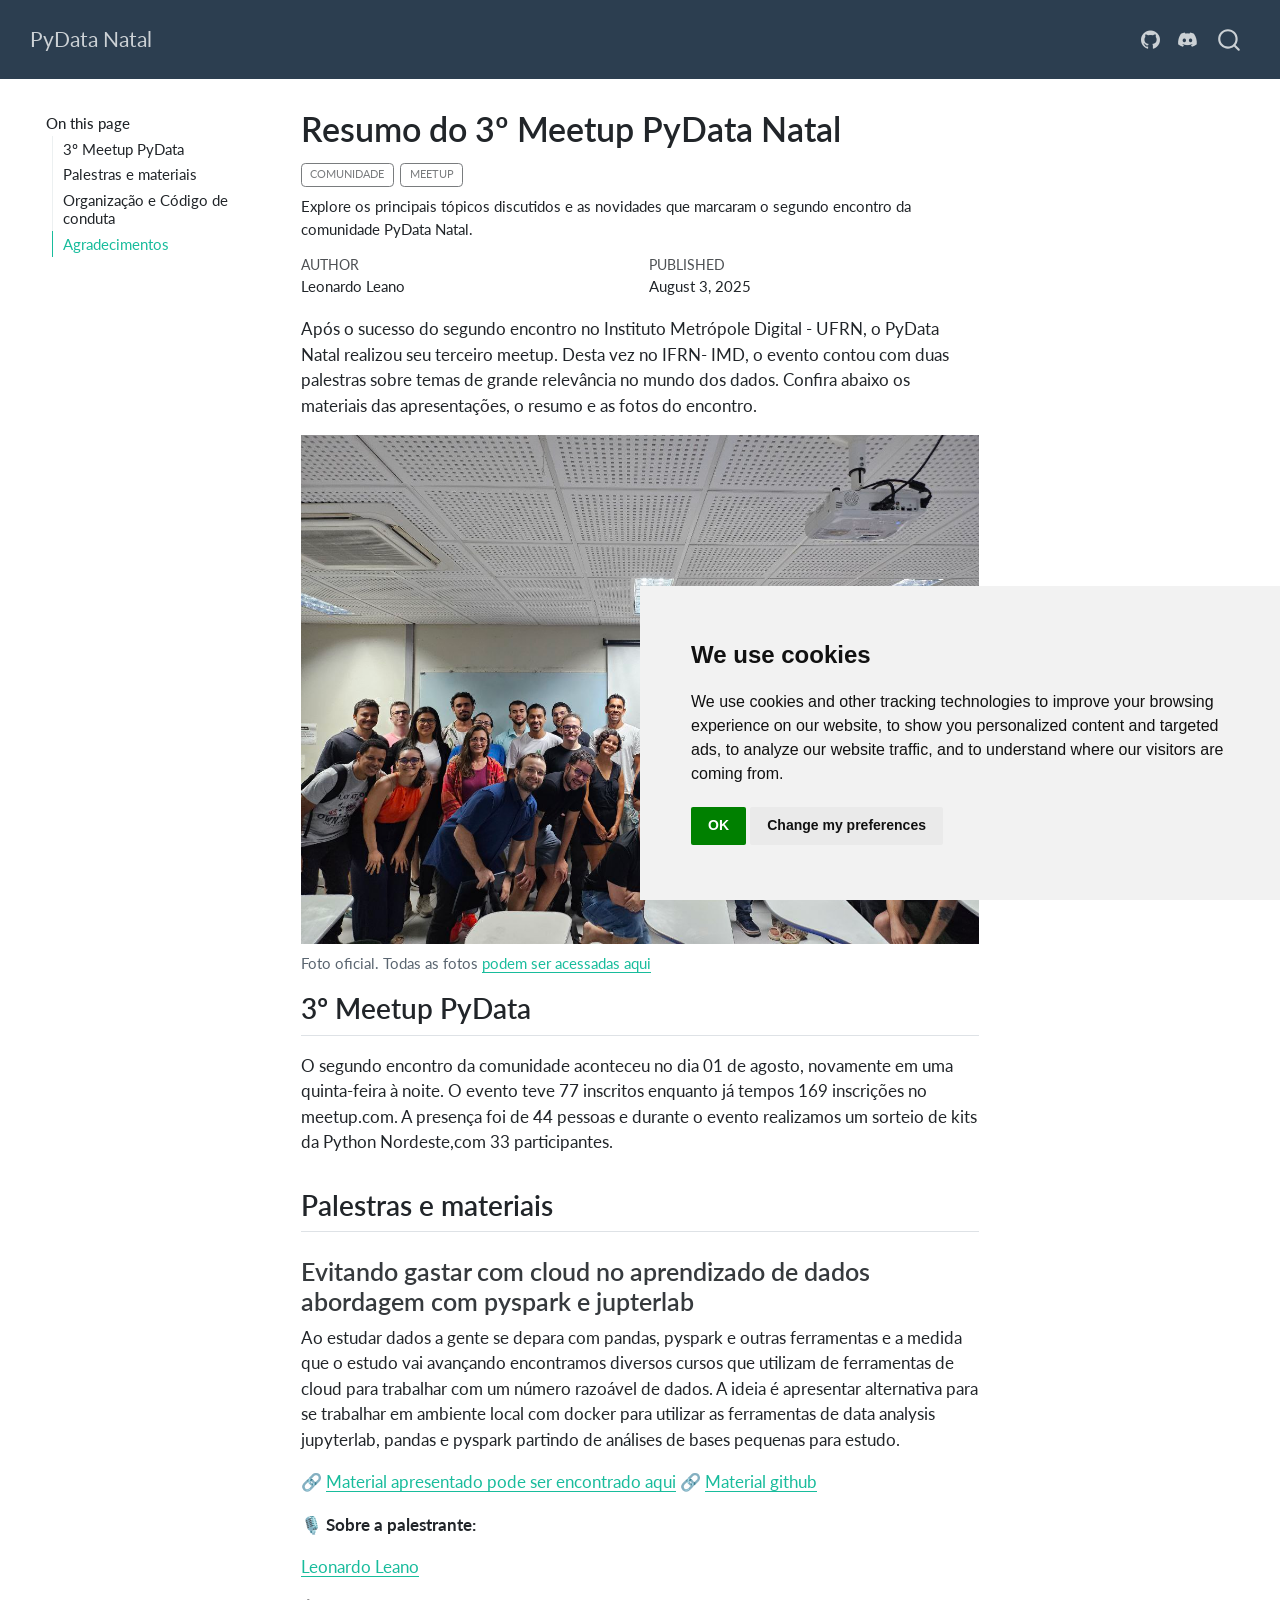
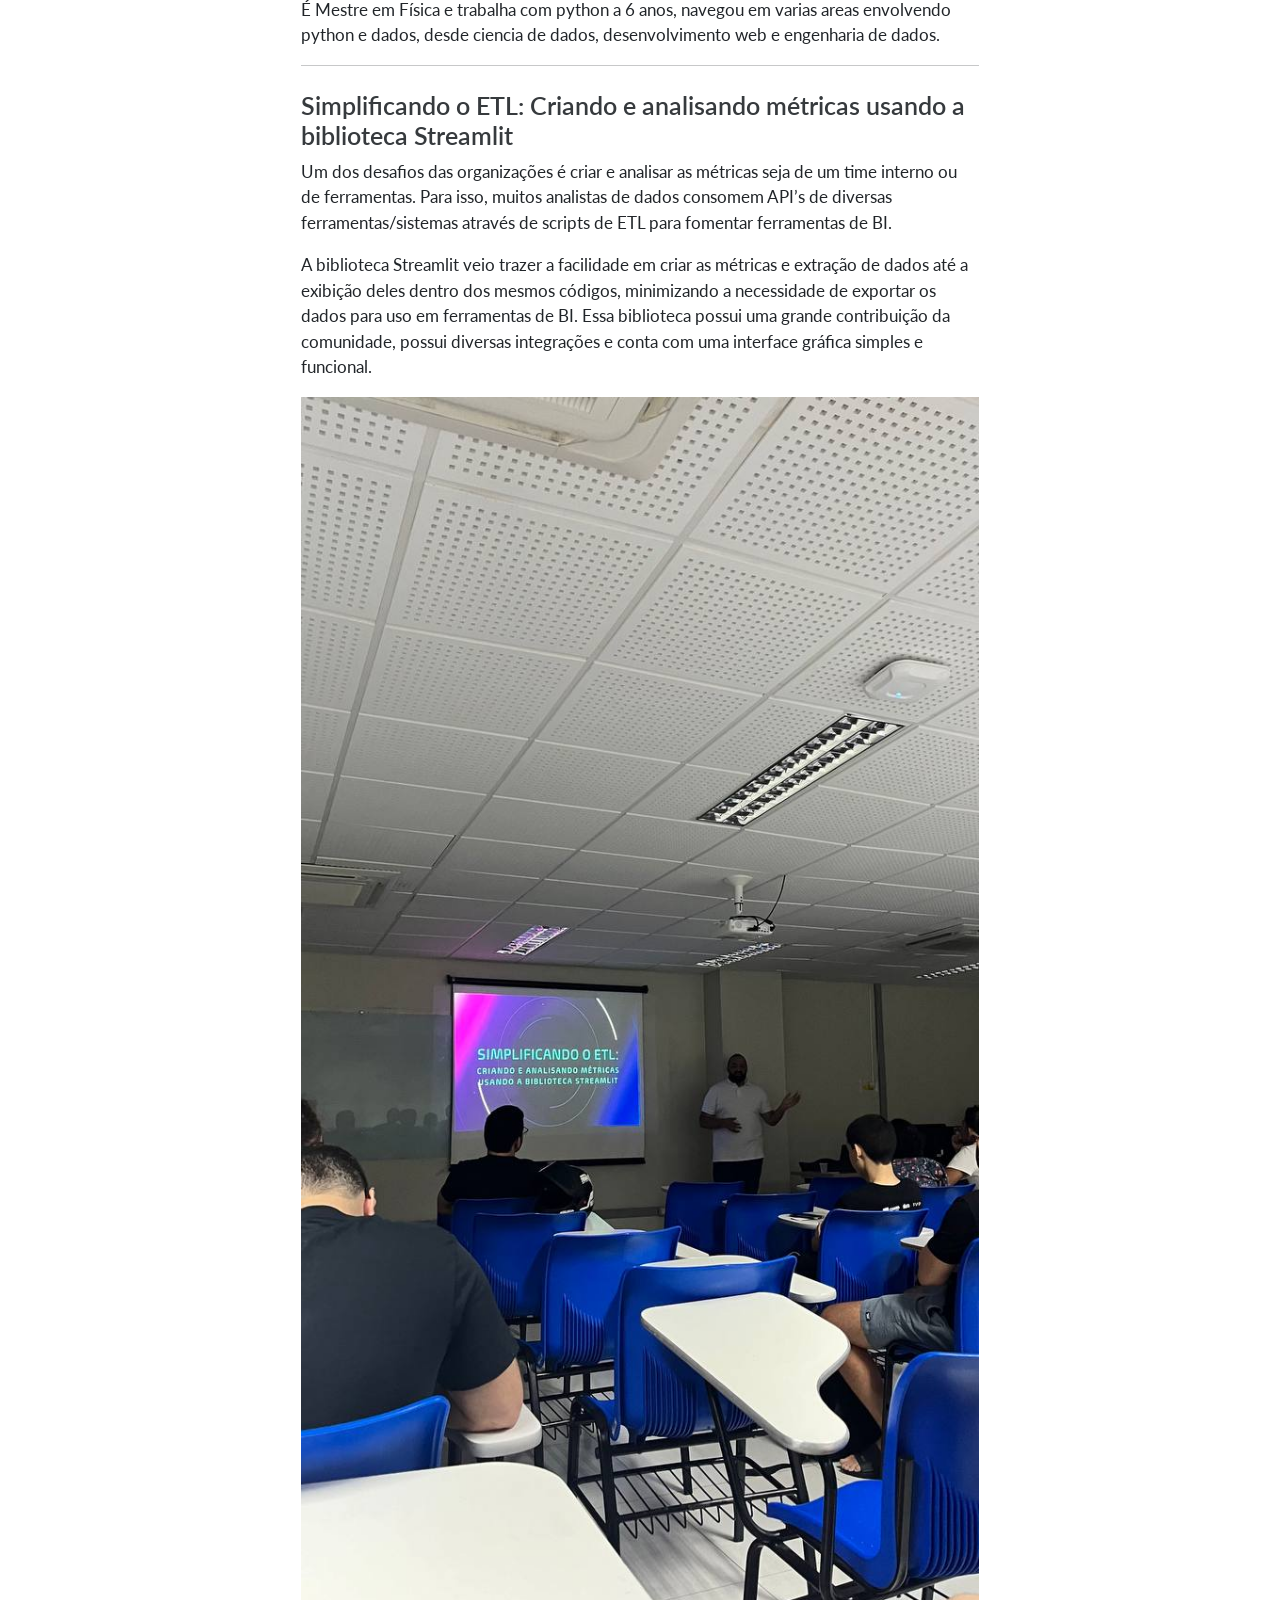
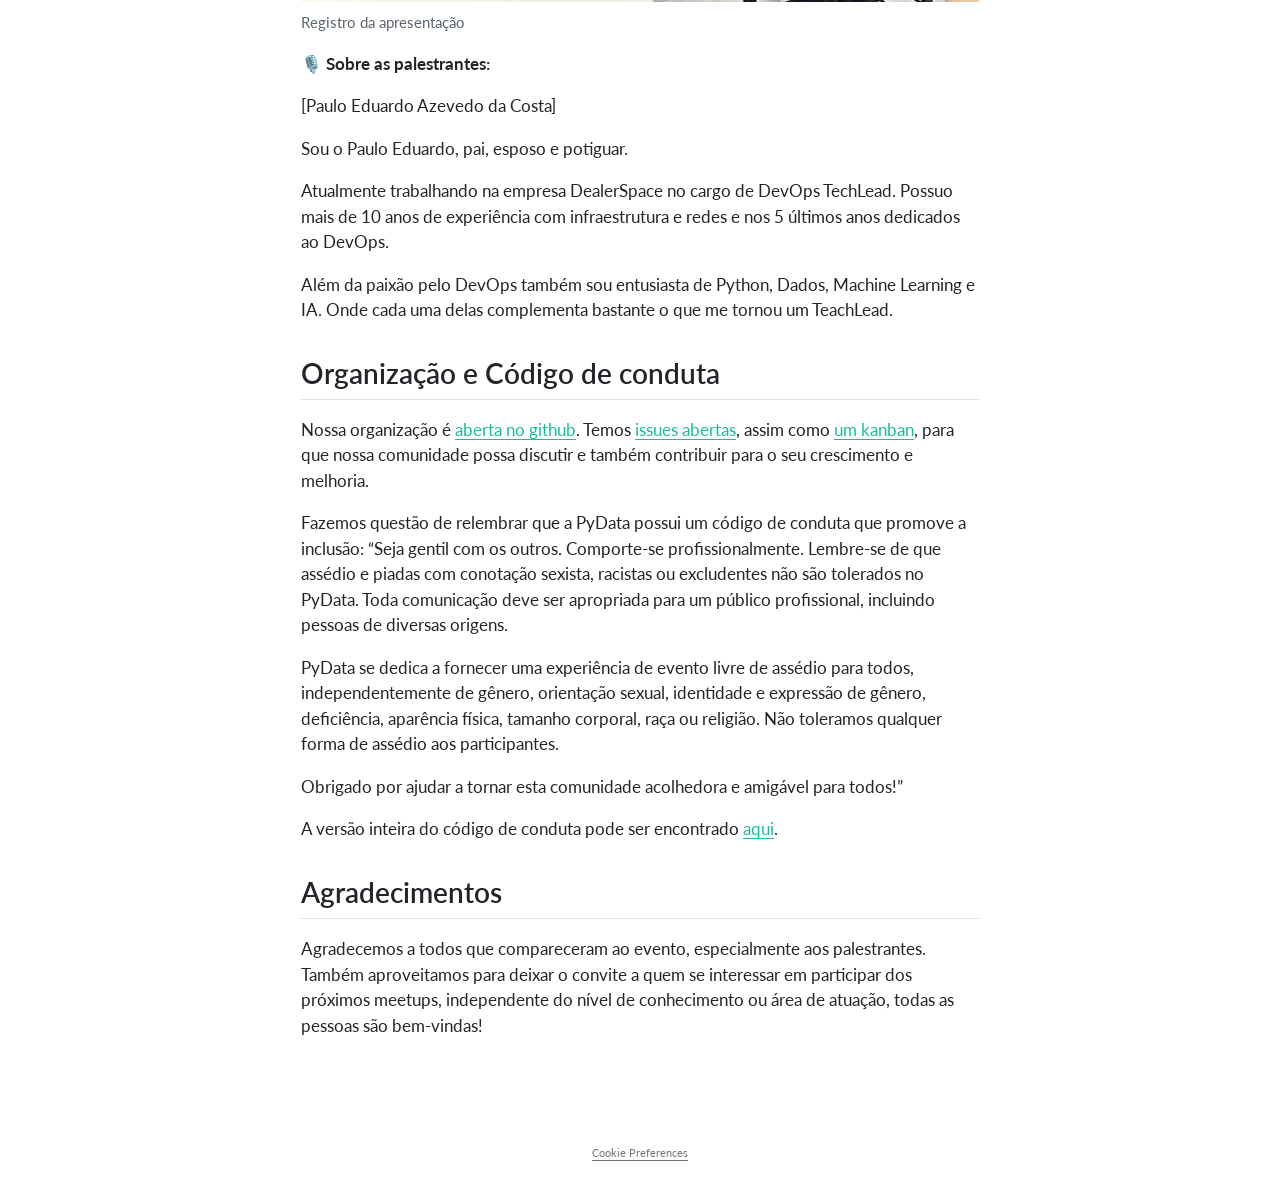
<file: posts/3-meetup-pydata-natal/index.html>
<!DOCTYPE html>
<html xmlns="http://www.w3.org/1999/xhtml" lang="en" xml:lang="en"><head>

<meta charset="utf-8">
<meta name="generator" content="quarto-1.7.34">

<meta name="viewport" content="width=device-width, initial-scale=1.0, user-scalable=yes">

<meta name="author" content="Leonardo Leano">
<meta name="dcterms.date" content="2025-08-03">
<meta name="description" content="Explore os principais tópicos discutidos e as novidades que marcaram o segundo encontro da comunidade PyData Natal.">

<title>Resumo do 3º Meetup PyData Natal – PyData Natal</title>
<style>
code{white-space: pre-wrap;}
span.smallcaps{font-variant: small-caps;}
div.columns{display: flex; gap: min(4vw, 1.5em);}
div.column{flex: auto; overflow-x: auto;}
div.hanging-indent{margin-left: 1.5em; text-indent: -1.5em;}
ul.task-list{list-style: none;}
ul.task-list li input[type="checkbox"] {
  width: 0.8em;
  margin: 0 0.8em 0.2em -1em; /* quarto-specific, see https://github.com/quarto-dev/quarto-cli/issues/4556 */ 
  vertical-align: middle;
}
</style>


<script src="../../site_libs/quarto-nav/quarto-nav.js"></script>
<script src="../../site_libs/quarto-nav/headroom.min.js"></script>
<script src="../../site_libs/clipboard/clipboard.min.js"></script>
<script src="../../site_libs/quarto-search/autocomplete.umd.js"></script>
<script src="../../site_libs/quarto-search/fuse.min.js"></script>
<script src="../../site_libs/quarto-search/quarto-search.js"></script>
<meta name="quarto:offset" content="../../">
<script src="../../site_libs/cookie-consent/cookie-consent.js"></script>
<link href="../../site_libs/cookie-consent/cookie-consent.css" rel="stylesheet">
<script src="../../site_libs/quarto-html/quarto.js" type="module"></script>
<script src="../../site_libs/quarto-html/tabsets/tabsets.js" type="module"></script>
<script src="../../site_libs/quarto-html/popper.min.js"></script>
<script src="../../site_libs/quarto-html/tippy.umd.min.js"></script>
<script src="../../site_libs/quarto-html/anchor.min.js"></script>
<link href="../../site_libs/quarto-html/tippy.css" rel="stylesheet">
<link href="../../site_libs/quarto-html/quarto-syntax-highlighting-c8ad9e5dbd60b7b70b38521ab19b7da4.css" rel="stylesheet" id="quarto-text-highlighting-styles">
<script src="../../site_libs/bootstrap/bootstrap.min.js"></script>
<link href="../../site_libs/bootstrap/bootstrap-icons.css" rel="stylesheet">
<link href="../../site_libs/bootstrap/bootstrap-1d547202ef5b81858b5cd4b4ce92205d.min.css" rel="stylesheet" append-hash="true" id="quarto-bootstrap" data-mode="light">
<script id="quarto-search-options" type="application/json">{
  "location": "navbar",
  "copy-button": false,
  "collapse-after": 3,
  "panel-placement": "end",
  "type": "overlay",
  "limit": 50,
  "keyboard-shortcut": [
    "f",
    "/",
    "s"
  ],
  "show-item-context": false,
  "language": {
    "search-no-results-text": "No results",
    "search-matching-documents-text": "matching documents",
    "search-copy-link-title": "Copy link to search",
    "search-hide-matches-text": "Hide additional matches",
    "search-more-match-text": "more match in this document",
    "search-more-matches-text": "more matches in this document",
    "search-clear-button-title": "Clear",
    "search-text-placeholder": "",
    "search-detached-cancel-button-title": "Cancel",
    "search-submit-button-title": "Submit",
    "search-label": "Search"
  }
}</script>
<script async="" src="https://www.googletagmanager.com/gtag/js?id=G-QW559WNCMG"></script>

<script type="text/plain" cookie-consent="tracking">

window.dataLayer = window.dataLayer || [];
function gtag(){dataLayer.push(arguments);}
gtag('js', new Date());
gtag('config', 'G-QW559WNCMG', { 'anonymize_ip': true});
</script>

<script type="text/javascript" charset="UTF-8">
document.addEventListener('DOMContentLoaded', function () {
cookieconsent.run({
  "notice_banner_type":"simple",
  "consent_type":"implied",
  "palette":"light",
  "language":"en",
  "page_load_consent_levels":["strictly-necessary","functionality","tracking","targeting"],
  "notice_banner_reject_button_hide":false,
  "preferences_center_close_button_hide":false,
  "website_name":""
  ,
"language":"en"
  });
});
</script> 
  


<link rel="stylesheet" href="../../styles.css">
</head>

<body class="floating nav-fixed quarto-light">

<div id="quarto-search-results"></div>
  <header id="quarto-header" class="headroom fixed-top">
    <nav class="navbar navbar-expand-lg " data-bs-theme="dark">
      <div class="navbar-container container-fluid">
      <div class="navbar-brand-container mx-auto">
    <a class="navbar-brand" href="../../index.html">
    <span class="navbar-title">PyData Natal</span>
    </a>
  </div>
            <div id="quarto-search" class="" title="Search"></div>
          <button class="navbar-toggler" type="button" data-bs-toggle="collapse" data-bs-target="#navbarCollapse" aria-controls="navbarCollapse" role="menu" aria-expanded="false" aria-label="Toggle navigation" onclick="if (window.quartoToggleHeadroom) { window.quartoToggleHeadroom(); }">
  <span class="navbar-toggler-icon"></span>
</button>
          <div class="collapse navbar-collapse" id="navbarCollapse">
            <ul class="navbar-nav navbar-nav-scroll ms-auto">
  <li class="nav-item compact">
    <a class="nav-link" href="https://github.com/PyData-Natal"> <i class="bi bi-github" role="img">
</i> 
<span class="menu-text"></span></a>
  </li>  
  <li class="nav-item compact">
    <a class="nav-link" href="https://www.meetup.com/pydata-natal/"> <i class="bi bi-discord" role="img">
</i> 
<span class="menu-text"></span></a>
  </li>  
</ul>
          </div> <!-- /navcollapse -->
            <div class="quarto-navbar-tools">
</div>
      </div> <!-- /container-fluid -->
    </nav>
</header>
<!-- content -->
<div id="quarto-content" class="quarto-container page-columns page-rows-contents page-layout-article page-navbar">
<!-- sidebar -->
  <nav id="quarto-sidebar" class="sidebar collapse collapse-horizontal quarto-sidebar-collapse-item sidebar-navigation floating overflow-auto">
    <nav id="TOC" role="doc-toc" class="toc-active">
    <h2 id="toc-title">On this page</h2>
   
  <ul>
  <li><a href="#º-meetup-pydata" id="toc-º-meetup-pydata" class="nav-link active" data-scroll-target="#º-meetup-pydata">3º Meetup PyData</a></li>
  <li><a href="#palestras-e-materiais" id="toc-palestras-e-materiais" class="nav-link" data-scroll-target="#palestras-e-materiais">Palestras e materiais</a>
  <ul class="collapse">
  <li><a href="#evitando-gastar-com-cloud-no-aprendizado-de-dados-abordagem-com-pyspark-e-jupterlab" id="toc-evitando-gastar-com-cloud-no-aprendizado-de-dados-abordagem-com-pyspark-e-jupterlab" class="nav-link" data-scroll-target="#evitando-gastar-com-cloud-no-aprendizado-de-dados-abordagem-com-pyspark-e-jupterlab">Evitando gastar com cloud no aprendizado de dados abordagem com pyspark e jupterlab</a></li>
  <li><a href="#simplificando-o-etl-criando-e-analisando-métricas-usando-a-biblioteca-streamlit" id="toc-simplificando-o-etl-criando-e-analisando-métricas-usando-a-biblioteca-streamlit" class="nav-link" data-scroll-target="#simplificando-o-etl-criando-e-analisando-métricas-usando-a-biblioteca-streamlit">Simplificando o ETL: Criando e analisando métricas usando a biblioteca Streamlit</a></li>
  </ul></li>
  <li><a href="#organização-e-código-de-conduta" id="toc-organização-e-código-de-conduta" class="nav-link" data-scroll-target="#organização-e-código-de-conduta">Organização e Código de conduta</a></li>
  <li><a href="#agradecimentos" id="toc-agradecimentos" class="nav-link" data-scroll-target="#agradecimentos">Agradecimentos</a></li>
  </ul>
</nav>
</nav>
<div id="quarto-sidebar-glass" class="quarto-sidebar-collapse-item" data-bs-toggle="collapse" data-bs-target=".quarto-sidebar-collapse-item"></div>
<!-- margin-sidebar -->
    <div id="quarto-margin-sidebar" class="sidebar margin-sidebar zindex-bottom">
    </div>
<!-- main -->
<main class="content" id="quarto-document-content">

<header id="title-block-header" class="quarto-title-block default">
<div class="quarto-title">
<h1 class="title">Resumo do 3º Meetup PyData Natal</h1>
  <div class="quarto-categories">
    <div class="quarto-category">Comunidade</div>
    <div class="quarto-category">Meetup</div>
  </div>
  </div>

<div>
  <div class="description">
    <p>Explore os principais tópicos discutidos e as novidades que marcaram o segundo encontro da comunidade PyData Natal.</p>
  </div>
</div>


<div class="quarto-title-meta">

    <div>
    <div class="quarto-title-meta-heading">Author</div>
    <div class="quarto-title-meta-contents">
             <p>Leonardo Leano </p>
          </div>
  </div>
    
    <div>
    <div class="quarto-title-meta-heading">Published</div>
    <div class="quarto-title-meta-contents">
      <p class="date">August 3, 2025</p>
    </div>
  </div>
  
    
  </div>
  


</header>


<p>Após o sucesso do segundo encontro no Instituto Metrópole Digital - UFRN, o PyData Natal realizou seu terceiro meetup. Desta vez no IFRN- IMD, o evento contou com duas palestras sobre temas de grande relevância no mundo dos dados. Confira abaixo os materiais das apresentações, o resumo e as fotos do encontro.</p>
<div class="quarto-figure quarto-figure-center">
<figure class="figure">
<p><img src="foto_oficial_3_meetup.jpg" class="img-fluid figure-img"></p>
<figcaption>Foto oficial. Todas as fotos <a href="https://drive.google.com/drive/folders/1gwmU6XgEI1unsYh4fvbbmanwEMEpB6v-">podem ser acessadas aqui</a></figcaption>
</figure>
</div>
<section id="º-meetup-pydata" class="level2">
<h2 class="anchored" data-anchor-id="º-meetup-pydata">3º Meetup PyData</h2>
<p>O segundo encontro da comunidade aconteceu no dia 01 de agosto, novamente em uma quinta-feira à noite. O evento teve 77 inscritos enquanto já tempos 169 inscrições no meetup.com. A presença foi de 44 pessoas e durante o evento realizamos um sorteio de kits da Python Nordeste,com 33 participantes.</p>
</section>
<section id="palestras-e-materiais" class="level2">
<h2 class="anchored" data-anchor-id="palestras-e-materiais">Palestras e materiais</h2>
<section id="evitando-gastar-com-cloud-no-aprendizado-de-dados-abordagem-com-pyspark-e-jupterlab" class="level3">
<h3 class="anchored" data-anchor-id="evitando-gastar-com-cloud-no-aprendizado-de-dados-abordagem-com-pyspark-e-jupterlab">Evitando gastar com cloud no aprendizado de dados abordagem com pyspark e jupterlab</h3>
<p>Ao estudar dados a gente se depara com pandas, pyspark e outras ferramentas e a medida que o estudo vai avançando encontramos diversos cursos que utilizam de ferramentas de cloud para trabalhar com um número razoável de dados. A ideia é apresentar alternativa para se trabalhar em ambiente local com docker para utilizar as ferramentas de data analysis jupyterlab, pandas e pyspark partindo de análises de bases pequenas para estudo.</p>
<p>🔗 <a href="https://drive.google.com/drive/folders/121t7RUKmb85_7AUMM3rHuvjmX3adVa2W">Material apresentado pode ser encontrado aqui</a> 🔗 <a href="https://github.com/leonardoleanodev/pyspark_example">Material github</a></p>
<p>🎙️ <strong>Sobre a palestrante:</strong></p>
<p><a href="https://github.com/leonardoleanodev">Leonardo Leano</a></p>
<p>É Mestre em Física e trabalha com python a 6 anos, navegou em varias areas envolvendo python e dados, desde ciencia de dados, desenvolvimento web e engenharia de dados.</p>
<hr>
</section>
<section id="simplificando-o-etl-criando-e-analisando-métricas-usando-a-biblioteca-streamlit" class="level3">
<h3 class="anchored" data-anchor-id="simplificando-o-etl-criando-e-analisando-métricas-usando-a-biblioteca-streamlit">Simplificando o ETL: Criando e analisando métricas usando a biblioteca Streamlit</h3>
<p>Um dos desafios das organizações é criar e analisar as métricas seja de um time interno ou de ferramentas. Para isso, muitos analistas de dados consomem API’s de diversas ferramentas/sistemas através de scripts de ETL para fomentar ferramentas de BI.</p>
<p>A biblioteca Streamlit veio trazer a facilidade em criar as métricas e extração de dados até a exibição deles dentro dos mesmos códigos, minimizando a necessidade de exportar os dados para uso em ferramentas de BI. Essa biblioteca possui uma grande contribuição da comunidade, possui diversas integrações e conta com uma interface gráfica simples e funcional.</p>
<div class="quarto-figure quarto-figure-center">
<figure class="figure">
<p><img src="imagem_da_palestra_3_pydata.jpg" class="img-fluid figure-img"></p>
<figcaption>Registro da apresentação</figcaption>
</figure>
</div>
<p>🎙️ <strong>Sobre as palestrantes:</strong></p>
<p>[Paulo Eduardo Azevedo da Costa]</p>
<p>Sou o Paulo Eduardo, pai, esposo e potiguar.</p>
<p>Atualmente trabalhando na empresa DealerSpace no cargo de DevOps TechLead. Possuo mais de 10 anos de experiência com infraestrutura e redes e nos 5 últimos anos dedicados ao DevOps.</p>
<p>Além da paixão pelo DevOps também sou entusiasta de Python, Dados, Machine Learning e IA. Onde cada uma delas complementa bastante o que me tornou um TeachLead.</p>
</section>
</section>
<section id="organização-e-código-de-conduta" class="level2">
<h2 class="anchored" data-anchor-id="organização-e-código-de-conduta">Organização e Código de conduta</h2>
<p>Nossa organização é <a href="https://github.com/PyData-Natal">aberta no github</a>. Temos <a href="https://github.com/PyData-Natal/organizacao">issues abertas</a>, assim como <a href="https://github.com/orgs/PyData-Natal/projects/1">um kanban</a>, para que nossa comunidade possa discutir e também contribuir para o seu crescimento e melhoria.</p>
<p>Fazemos questão de relembrar que a PyData possui um código de conduta que promove a inclusão: “Seja gentil com os outros. Comporte-se profissionalmente. Lembre-se de que assédio e piadas com conotação sexista, racistas ou excludentes não são tolerados no PyData. Toda comunicação deve ser apropriada para um público profissional, incluindo pessoas de diversas origens.</p>
<p>PyData se dedica a fornecer uma experiência de evento livre de assédio para todos, independentemente de gênero, orientação sexual, identidade e expressão de gênero, deficiência, aparência física, tamanho corporal, raça ou religião. Não toleramos qualquer forma de assédio aos participantes.</p>
<p>Obrigado por ajudar a tornar esta comunidade acolhedora e amigável para todos!”</p>
<p>A versão inteira do código de conduta pode ser encontrado <a href="https://pydata.org/code-of-conduct/">aqui</a>.</p>
</section>
<section id="agradecimentos" class="level2">
<h2 class="anchored" data-anchor-id="agradecimentos">Agradecimentos</h2>
<p>Agradecemos a todos que compareceram ao evento, especialmente aos palestrantes. Também aproveitamos para deixar o convite a quem se interessar em participar dos próximos meetups, independente do nível de conhecimento ou área de atuação, todas as pessoas são bem-vindas!</p>


</section>

</main> <!-- /main -->
<script id="quarto-html-after-body" type="application/javascript">
  window.document.addEventListener("DOMContentLoaded", function (event) {
    const icon = "";
    const anchorJS = new window.AnchorJS();
    anchorJS.options = {
      placement: 'right',
      icon: icon
    };
    anchorJS.add('.anchored');
    const isCodeAnnotation = (el) => {
      for (const clz of el.classList) {
        if (clz.startsWith('code-annotation-')) {                     
          return true;
        }
      }
      return false;
    }
    const onCopySuccess = function(e) {
      // button target
      const button = e.trigger;
      // don't keep focus
      button.blur();
      // flash "checked"
      button.classList.add('code-copy-button-checked');
      var currentTitle = button.getAttribute("title");
      button.setAttribute("title", "Copied!");
      let tooltip;
      if (window.bootstrap) {
        button.setAttribute("data-bs-toggle", "tooltip");
        button.setAttribute("data-bs-placement", "left");
        button.setAttribute("data-bs-title", "Copied!");
        tooltip = new bootstrap.Tooltip(button, 
          { trigger: "manual", 
            customClass: "code-copy-button-tooltip",
            offset: [0, -8]});
        tooltip.show();    
      }
      setTimeout(function() {
        if (tooltip) {
          tooltip.hide();
          button.removeAttribute("data-bs-title");
          button.removeAttribute("data-bs-toggle");
          button.removeAttribute("data-bs-placement");
        }
        button.setAttribute("title", currentTitle);
        button.classList.remove('code-copy-button-checked');
      }, 1000);
      // clear code selection
      e.clearSelection();
    }
    const getTextToCopy = function(trigger) {
        const codeEl = trigger.previousElementSibling.cloneNode(true);
        for (const childEl of codeEl.children) {
          if (isCodeAnnotation(childEl)) {
            childEl.remove();
          }
        }
        return codeEl.innerText;
    }
    const clipboard = new window.ClipboardJS('.code-copy-button:not([data-in-quarto-modal])', {
      text: getTextToCopy
    });
    clipboard.on('success', onCopySuccess);
    if (window.document.getElementById('quarto-embedded-source-code-modal')) {
      const clipboardModal = new window.ClipboardJS('.code-copy-button[data-in-quarto-modal]', {
        text: getTextToCopy,
        container: window.document.getElementById('quarto-embedded-source-code-modal')
      });
      clipboardModal.on('success', onCopySuccess);
    }
      var localhostRegex = new RegExp(/^(?:http|https):\/\/localhost\:?[0-9]*\//);
      var mailtoRegex = new RegExp(/^mailto:/);
        var filterRegex = new RegExp("https:\/\/PyData-Natal\.github\.io\/pydata-natal\.github\.io\/");
      var isInternal = (href) => {
          return filterRegex.test(href) || localhostRegex.test(href) || mailtoRegex.test(href);
      }
      // Inspect non-navigation links and adorn them if external
     var links = window.document.querySelectorAll('a[href]:not(.nav-link):not(.navbar-brand):not(.toc-action):not(.sidebar-link):not(.sidebar-item-toggle):not(.pagination-link):not(.no-external):not([aria-hidden]):not(.dropdown-item):not(.quarto-navigation-tool):not(.about-link)');
      for (var i=0; i<links.length; i++) {
        const link = links[i];
        if (!isInternal(link.href)) {
          // undo the damage that might have been done by quarto-nav.js in the case of
          // links that we want to consider external
          if (link.dataset.originalHref !== undefined) {
            link.href = link.dataset.originalHref;
          }
        }
      }
    function tippyHover(el, contentFn, onTriggerFn, onUntriggerFn) {
      const config = {
        allowHTML: true,
        maxWidth: 500,
        delay: 100,
        arrow: false,
        appendTo: function(el) {
            return el.parentElement;
        },
        interactive: true,
        interactiveBorder: 10,
        theme: 'quarto',
        placement: 'bottom-start',
      };
      if (contentFn) {
        config.content = contentFn;
      }
      if (onTriggerFn) {
        config.onTrigger = onTriggerFn;
      }
      if (onUntriggerFn) {
        config.onUntrigger = onUntriggerFn;
      }
      window.tippy(el, config); 
    }
    const noterefs = window.document.querySelectorAll('a[role="doc-noteref"]');
    for (var i=0; i<noterefs.length; i++) {
      const ref = noterefs[i];
      tippyHover(ref, function() {
        // use id or data attribute instead here
        let href = ref.getAttribute('data-footnote-href') || ref.getAttribute('href');
        try { href = new URL(href).hash; } catch {}
        const id = href.replace(/^#\/?/, "");
        const note = window.document.getElementById(id);
        if (note) {
          return note.innerHTML;
        } else {
          return "";
        }
      });
    }
    const xrefs = window.document.querySelectorAll('a.quarto-xref');
    const processXRef = (id, note) => {
      // Strip column container classes
      const stripColumnClz = (el) => {
        el.classList.remove("page-full", "page-columns");
        if (el.children) {
          for (const child of el.children) {
            stripColumnClz(child);
          }
        }
      }
      stripColumnClz(note)
      if (id === null || id.startsWith('sec-')) {
        // Special case sections, only their first couple elements
        const container = document.createElement("div");
        if (note.children && note.children.length > 2) {
          container.appendChild(note.children[0].cloneNode(true));
          for (let i = 1; i < note.children.length; i++) {
            const child = note.children[i];
            if (child.tagName === "P" && child.innerText === "") {
              continue;
            } else {
              container.appendChild(child.cloneNode(true));
              break;
            }
          }
          if (window.Quarto?.typesetMath) {
            window.Quarto.typesetMath(container);
          }
          return container.innerHTML
        } else {
          if (window.Quarto?.typesetMath) {
            window.Quarto.typesetMath(note);
          }
          return note.innerHTML;
        }
      } else {
        // Remove any anchor links if they are present
        const anchorLink = note.querySelector('a.anchorjs-link');
        if (anchorLink) {
          anchorLink.remove();
        }
        if (window.Quarto?.typesetMath) {
          window.Quarto.typesetMath(note);
        }
        if (note.classList.contains("callout")) {
          return note.outerHTML;
        } else {
          return note.innerHTML;
        }
      }
    }
    for (var i=0; i<xrefs.length; i++) {
      const xref = xrefs[i];
      tippyHover(xref, undefined, function(instance) {
        instance.disable();
        let url = xref.getAttribute('href');
        let hash = undefined; 
        if (url.startsWith('#')) {
          hash = url;
        } else {
          try { hash = new URL(url).hash; } catch {}
        }
        if (hash) {
          const id = hash.replace(/^#\/?/, "");
          const note = window.document.getElementById(id);
          if (note !== null) {
            try {
              const html = processXRef(id, note.cloneNode(true));
              instance.setContent(html);
            } finally {
              instance.enable();
              instance.show();
            }
          } else {
            // See if we can fetch this
            fetch(url.split('#')[0])
            .then(res => res.text())
            .then(html => {
              const parser = new DOMParser();
              const htmlDoc = parser.parseFromString(html, "text/html");
              const note = htmlDoc.getElementById(id);
              if (note !== null) {
                const html = processXRef(id, note);
                instance.setContent(html);
              } 
            }).finally(() => {
              instance.enable();
              instance.show();
            });
          }
        } else {
          // See if we can fetch a full url (with no hash to target)
          // This is a special case and we should probably do some content thinning / targeting
          fetch(url)
          .then(res => res.text())
          .then(html => {
            const parser = new DOMParser();
            const htmlDoc = parser.parseFromString(html, "text/html");
            const note = htmlDoc.querySelector('main.content');
            if (note !== null) {
              // This should only happen for chapter cross references
              // (since there is no id in the URL)
              // remove the first header
              if (note.children.length > 0 && note.children[0].tagName === "HEADER") {
                note.children[0].remove();
              }
              const html = processXRef(null, note);
              instance.setContent(html);
            } 
          }).finally(() => {
            instance.enable();
            instance.show();
          });
        }
      }, function(instance) {
      });
    }
        let selectedAnnoteEl;
        const selectorForAnnotation = ( cell, annotation) => {
          let cellAttr = 'data-code-cell="' + cell + '"';
          let lineAttr = 'data-code-annotation="' +  annotation + '"';
          const selector = 'span[' + cellAttr + '][' + lineAttr + ']';
          return selector;
        }
        const selectCodeLines = (annoteEl) => {
          const doc = window.document;
          const targetCell = annoteEl.getAttribute("data-target-cell");
          const targetAnnotation = annoteEl.getAttribute("data-target-annotation");
          const annoteSpan = window.document.querySelector(selectorForAnnotation(targetCell, targetAnnotation));
          const lines = annoteSpan.getAttribute("data-code-lines").split(",");
          const lineIds = lines.map((line) => {
            return targetCell + "-" + line;
          })
          let top = null;
          let height = null;
          let parent = null;
          if (lineIds.length > 0) {
              //compute the position of the single el (top and bottom and make a div)
              const el = window.document.getElementById(lineIds[0]);
              top = el.offsetTop;
              height = el.offsetHeight;
              parent = el.parentElement.parentElement;
            if (lineIds.length > 1) {
              const lastEl = window.document.getElementById(lineIds[lineIds.length - 1]);
              const bottom = lastEl.offsetTop + lastEl.offsetHeight;
              height = bottom - top;
            }
            if (top !== null && height !== null && parent !== null) {
              // cook up a div (if necessary) and position it 
              let div = window.document.getElementById("code-annotation-line-highlight");
              if (div === null) {
                div = window.document.createElement("div");
                div.setAttribute("id", "code-annotation-line-highlight");
                div.style.position = 'absolute';
                parent.appendChild(div);
              }
              div.style.top = top - 2 + "px";
              div.style.height = height + 4 + "px";
              div.style.left = 0;
              let gutterDiv = window.document.getElementById("code-annotation-line-highlight-gutter");
              if (gutterDiv === null) {
                gutterDiv = window.document.createElement("div");
                gutterDiv.setAttribute("id", "code-annotation-line-highlight-gutter");
                gutterDiv.style.position = 'absolute';
                const codeCell = window.document.getElementById(targetCell);
                const gutter = codeCell.querySelector('.code-annotation-gutter');
                gutter.appendChild(gutterDiv);
              }
              gutterDiv.style.top = top - 2 + "px";
              gutterDiv.style.height = height + 4 + "px";
            }
            selectedAnnoteEl = annoteEl;
          }
        };
        const unselectCodeLines = () => {
          const elementsIds = ["code-annotation-line-highlight", "code-annotation-line-highlight-gutter"];
          elementsIds.forEach((elId) => {
            const div = window.document.getElementById(elId);
            if (div) {
              div.remove();
            }
          });
          selectedAnnoteEl = undefined;
        };
          // Handle positioning of the toggle
      window.addEventListener(
        "resize",
        throttle(() => {
          elRect = undefined;
          if (selectedAnnoteEl) {
            selectCodeLines(selectedAnnoteEl);
          }
        }, 10)
      );
      function throttle(fn, ms) {
      let throttle = false;
      let timer;
        return (...args) => {
          if(!throttle) { // first call gets through
              fn.apply(this, args);
              throttle = true;
          } else { // all the others get throttled
              if(timer) clearTimeout(timer); // cancel #2
              timer = setTimeout(() => {
                fn.apply(this, args);
                timer = throttle = false;
              }, ms);
          }
        };
      }
        // Attach click handler to the DT
        const annoteDls = window.document.querySelectorAll('dt[data-target-cell]');
        for (const annoteDlNode of annoteDls) {
          annoteDlNode.addEventListener('click', (event) => {
            const clickedEl = event.target;
            if (clickedEl !== selectedAnnoteEl) {
              unselectCodeLines();
              const activeEl = window.document.querySelector('dt[data-target-cell].code-annotation-active');
              if (activeEl) {
                activeEl.classList.remove('code-annotation-active');
              }
              selectCodeLines(clickedEl);
              clickedEl.classList.add('code-annotation-active');
            } else {
              // Unselect the line
              unselectCodeLines();
              clickedEl.classList.remove('code-annotation-active');
            }
          });
        }
    const findCites = (el) => {
      const parentEl = el.parentElement;
      if (parentEl) {
        const cites = parentEl.dataset.cites;
        if (cites) {
          return {
            el,
            cites: cites.split(' ')
          };
        } else {
          return findCites(el.parentElement)
        }
      } else {
        return undefined;
      }
    };
    var bibliorefs = window.document.querySelectorAll('a[role="doc-biblioref"]');
    for (var i=0; i<bibliorefs.length; i++) {
      const ref = bibliorefs[i];
      const citeInfo = findCites(ref);
      if (citeInfo) {
        tippyHover(citeInfo.el, function() {
          var popup = window.document.createElement('div');
          citeInfo.cites.forEach(function(cite) {
            var citeDiv = window.document.createElement('div');
            citeDiv.classList.add('hanging-indent');
            citeDiv.classList.add('csl-entry');
            var biblioDiv = window.document.getElementById('ref-' + cite);
            if (biblioDiv) {
              citeDiv.innerHTML = biblioDiv.innerHTML;
            }
            popup.appendChild(citeDiv);
          });
          return popup.innerHTML;
        });
      }
    }
  });
  </script>
</div> <!-- /content -->
<footer class="footer">
  <div class="nav-footer">
    <div class="nav-footer-left">
      &nbsp;
    </div>   
    <div class="nav-footer-center">

<div class="cookie-consent-footer"><a href="#" id="open_preferences_center">Cookie Preferences</a></div></div>
    <div class="nav-footer-right">
      &nbsp;
    </div>
  </div>
</footer>




</body></html>
</file>
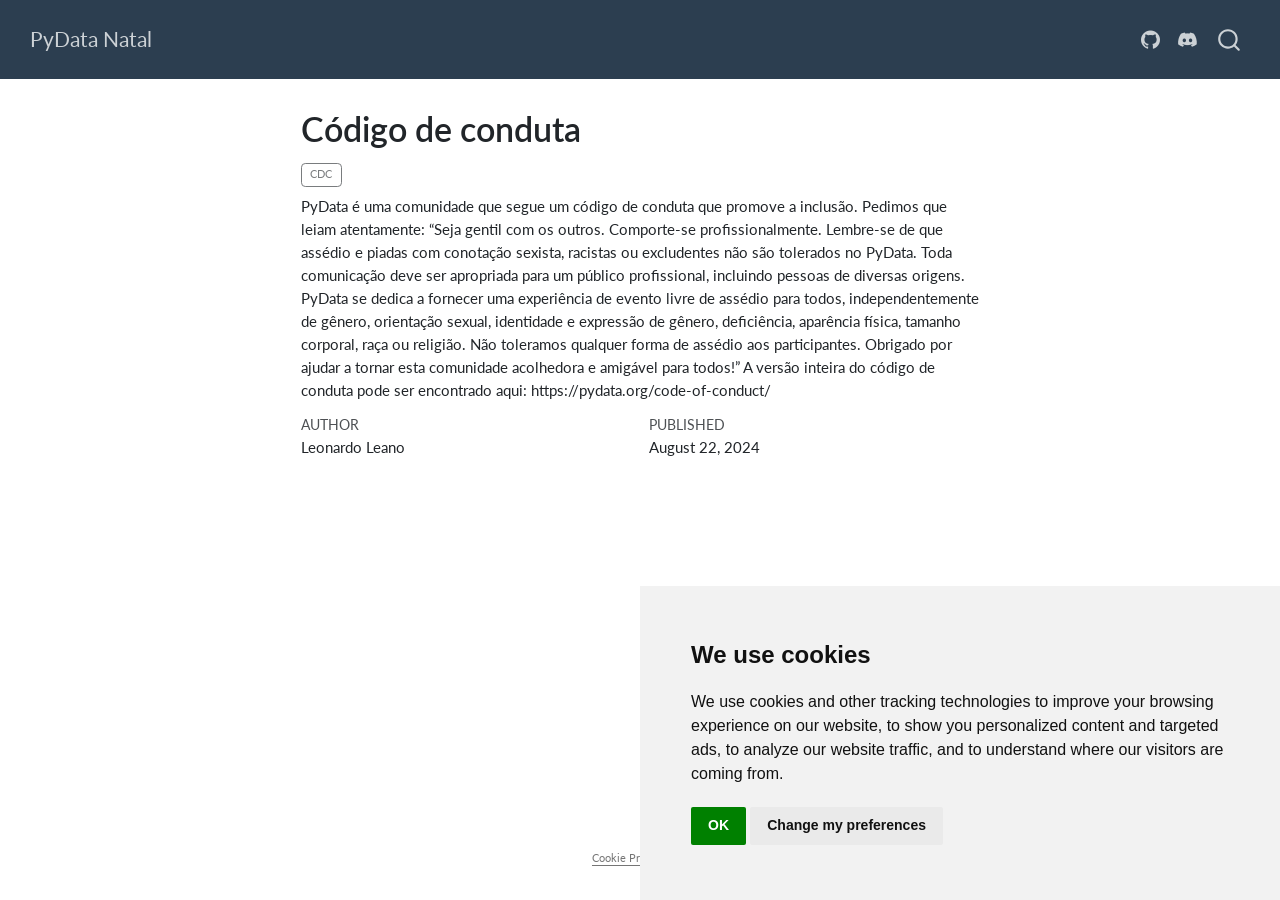
<file: posts/codigo_de_conduta/index.html>
<!DOCTYPE html>
<html xmlns="http://www.w3.org/1999/xhtml" lang="en" xml:lang="en"><head>

<meta charset="utf-8">
<meta name="generator" content="quarto-1.7.34">

<meta name="viewport" content="width=device-width, initial-scale=1.0, user-scalable=yes">

<meta name="author" content="Leonardo Leano">
<meta name="dcterms.date" content="2024-08-22">
<meta name="description" content="PyData é uma comunidade que segue um código de conduta que promove a inclusão. Pedimos que leiam atentamente: “Seja gentil com os outros. Comporte-se profissionalmente. Lembre-se de que assédio e piadas com conotação sexista, racistas ou excludentes não são tolerados no PyData. Toda comunicação deve ser apropriada para um público profissional, incluindo pessoas de diversas origens. PyData se dedica a fornecer uma experiência de evento livre de assédio para todos, independentemente de gênero, orientação sexual, identidade e expressão de gênero, deficiência, aparência física, tamanho corporal, raça ou religião. Não toleramos qualquer forma de assédio aos participantes. Obrigado por ajudar a tornar esta comunidade acolhedora e amigável para todos!” A versão inteira do código de conduta pode ser encontrado aqui: https://pydata.org/code-of-conduct/">

<title>Código de conduta – PyData Natal</title>
<style>
code{white-space: pre-wrap;}
span.smallcaps{font-variant: small-caps;}
div.columns{display: flex; gap: min(4vw, 1.5em);}
div.column{flex: auto; overflow-x: auto;}
div.hanging-indent{margin-left: 1.5em; text-indent: -1.5em;}
ul.task-list{list-style: none;}
ul.task-list li input[type="checkbox"] {
  width: 0.8em;
  margin: 0 0.8em 0.2em -1em; /* quarto-specific, see https://github.com/quarto-dev/quarto-cli/issues/4556 */ 
  vertical-align: middle;
}
</style>


<script src="../../site_libs/quarto-nav/quarto-nav.js"></script>
<script src="../../site_libs/quarto-nav/headroom.min.js"></script>
<script src="../../site_libs/clipboard/clipboard.min.js"></script>
<script src="../../site_libs/quarto-search/autocomplete.umd.js"></script>
<script src="../../site_libs/quarto-search/fuse.min.js"></script>
<script src="../../site_libs/quarto-search/quarto-search.js"></script>
<meta name="quarto:offset" content="../../">
<script src="../../site_libs/cookie-consent/cookie-consent.js"></script>
<link href="../../site_libs/cookie-consent/cookie-consent.css" rel="stylesheet">
<script src="../../site_libs/quarto-html/quarto.js" type="module"></script>
<script src="../../site_libs/quarto-html/tabsets/tabsets.js" type="module"></script>
<script src="../../site_libs/quarto-html/popper.min.js"></script>
<script src="../../site_libs/quarto-html/tippy.umd.min.js"></script>
<script src="../../site_libs/quarto-html/anchor.min.js"></script>
<link href="../../site_libs/quarto-html/tippy.css" rel="stylesheet">
<link href="../../site_libs/quarto-html/quarto-syntax-highlighting-c8ad9e5dbd60b7b70b38521ab19b7da4.css" rel="stylesheet" id="quarto-text-highlighting-styles">
<script src="../../site_libs/bootstrap/bootstrap.min.js"></script>
<link href="../../site_libs/bootstrap/bootstrap-icons.css" rel="stylesheet">
<link href="../../site_libs/bootstrap/bootstrap-1d547202ef5b81858b5cd4b4ce92205d.min.css" rel="stylesheet" append-hash="true" id="quarto-bootstrap" data-mode="light">
<script id="quarto-search-options" type="application/json">{
  "location": "navbar",
  "copy-button": false,
  "collapse-after": 3,
  "panel-placement": "end",
  "type": "overlay",
  "limit": 50,
  "keyboard-shortcut": [
    "f",
    "/",
    "s"
  ],
  "show-item-context": false,
  "language": {
    "search-no-results-text": "No results",
    "search-matching-documents-text": "matching documents",
    "search-copy-link-title": "Copy link to search",
    "search-hide-matches-text": "Hide additional matches",
    "search-more-match-text": "more match in this document",
    "search-more-matches-text": "more matches in this document",
    "search-clear-button-title": "Clear",
    "search-text-placeholder": "",
    "search-detached-cancel-button-title": "Cancel",
    "search-submit-button-title": "Submit",
    "search-label": "Search"
  }
}</script>
<script async="" src="https://www.googletagmanager.com/gtag/js?id=G-QW559WNCMG"></script>

<script type="text/plain" cookie-consent="tracking">

window.dataLayer = window.dataLayer || [];
function gtag(){dataLayer.push(arguments);}
gtag('js', new Date());
gtag('config', 'G-QW559WNCMG', { 'anonymize_ip': true});
</script>

<script type="text/javascript" charset="UTF-8">
document.addEventListener('DOMContentLoaded', function () {
cookieconsent.run({
  "notice_banner_type":"simple",
  "consent_type":"implied",
  "palette":"light",
  "language":"en",
  "page_load_consent_levels":["strictly-necessary","functionality","tracking","targeting"],
  "notice_banner_reject_button_hide":false,
  "preferences_center_close_button_hide":false,
  "website_name":""
  ,
"language":"en"
  });
});
</script> 
  


<link rel="stylesheet" href="../../styles.css">
</head>

<body class="floating nav-fixed quarto-light">

<div id="quarto-search-results"></div>
  <header id="quarto-header" class="headroom fixed-top">
    <nav class="navbar navbar-expand-lg " data-bs-theme="dark">
      <div class="navbar-container container-fluid">
      <div class="navbar-brand-container mx-auto">
    <a class="navbar-brand" href="../../index.html">
    <span class="navbar-title">PyData Natal</span>
    </a>
  </div>
            <div id="quarto-search" class="" title="Search"></div>
          <button class="navbar-toggler" type="button" data-bs-toggle="collapse" data-bs-target="#navbarCollapse" aria-controls="navbarCollapse" role="menu" aria-expanded="false" aria-label="Toggle navigation" onclick="if (window.quartoToggleHeadroom) { window.quartoToggleHeadroom(); }">
  <span class="navbar-toggler-icon"></span>
</button>
          <div class="collapse navbar-collapse" id="navbarCollapse">
            <ul class="navbar-nav navbar-nav-scroll ms-auto">
  <li class="nav-item compact">
    <a class="nav-link" href="https://github.com/PyData-Natal"> <i class="bi bi-github" role="img">
</i> 
<span class="menu-text"></span></a>
  </li>  
  <li class="nav-item compact">
    <a class="nav-link" href="https://www.meetup.com/pydata-natal/"> <i class="bi bi-discord" role="img">
</i> 
<span class="menu-text"></span></a>
  </li>  
</ul>
          </div> <!-- /navcollapse -->
            <div class="quarto-navbar-tools">
</div>
      </div> <!-- /container-fluid -->
    </nav>
</header>
<!-- content -->
<div id="quarto-content" class="quarto-container page-columns page-rows-contents page-layout-article page-navbar">
<!-- sidebar -->
  <nav id="quarto-sidebar" class="sidebar collapse collapse-horizontal quarto-sidebar-collapse-item sidebar-navigation floating overflow-auto">
    
</nav>
<div id="quarto-sidebar-glass" class="quarto-sidebar-collapse-item" data-bs-toggle="collapse" data-bs-target=".quarto-sidebar-collapse-item"></div>
<!-- margin-sidebar -->
    <div id="quarto-margin-sidebar" class="sidebar margin-sidebar zindex-bottom">
    </div>
<!-- main -->
<main class="content" id="quarto-document-content">

<header id="title-block-header" class="quarto-title-block default">
<div class="quarto-title">
<h1 class="title">Código de conduta</h1>
  <div class="quarto-categories">
    <div class="quarto-category">CDC</div>
  </div>
  </div>

<div>
  <div class="description">
    <p>PyData é uma comunidade que segue um código de conduta que promove a inclusão. Pedimos que leiam atentamente: “Seja gentil com os outros. Comporte-se profissionalmente. Lembre-se de que assédio e piadas com conotação sexista, racistas ou excludentes não são tolerados no PyData. Toda comunicação deve ser apropriada para um público profissional, incluindo pessoas de diversas origens. PyData se dedica a fornecer uma experiência de evento livre de assédio para todos, independentemente de gênero, orientação sexual, identidade e expressão de gênero, deficiência, aparência física, tamanho corporal, raça ou religião. Não toleramos qualquer forma de assédio aos participantes. Obrigado por ajudar a tornar esta comunidade acolhedora e amigável para todos!” A versão inteira do código de conduta pode ser encontrado aqui: https://pydata.org/code-of-conduct/</p>
  </div>
</div>


<div class="quarto-title-meta">

    <div>
    <div class="quarto-title-meta-heading">Author</div>
    <div class="quarto-title-meta-contents">
             <p>Leonardo Leano </p>
          </div>
  </div>
    
    <div>
    <div class="quarto-title-meta-heading">Published</div>
    <div class="quarto-title-meta-contents">
      <p class="date">August 22, 2024</p>
    </div>
  </div>
  
    
  </div>
  


</header>





</main> <!-- /main -->
<script id="quarto-html-after-body" type="application/javascript">
  window.document.addEventListener("DOMContentLoaded", function (event) {
    const icon = "";
    const anchorJS = new window.AnchorJS();
    anchorJS.options = {
      placement: 'right',
      icon: icon
    };
    anchorJS.add('.anchored');
    const isCodeAnnotation = (el) => {
      for (const clz of el.classList) {
        if (clz.startsWith('code-annotation-')) {                     
          return true;
        }
      }
      return false;
    }
    const onCopySuccess = function(e) {
      // button target
      const button = e.trigger;
      // don't keep focus
      button.blur();
      // flash "checked"
      button.classList.add('code-copy-button-checked');
      var currentTitle = button.getAttribute("title");
      button.setAttribute("title", "Copied!");
      let tooltip;
      if (window.bootstrap) {
        button.setAttribute("data-bs-toggle", "tooltip");
        button.setAttribute("data-bs-placement", "left");
        button.setAttribute("data-bs-title", "Copied!");
        tooltip = new bootstrap.Tooltip(button, 
          { trigger: "manual", 
            customClass: "code-copy-button-tooltip",
            offset: [0, -8]});
        tooltip.show();    
      }
      setTimeout(function() {
        if (tooltip) {
          tooltip.hide();
          button.removeAttribute("data-bs-title");
          button.removeAttribute("data-bs-toggle");
          button.removeAttribute("data-bs-placement");
        }
        button.setAttribute("title", currentTitle);
        button.classList.remove('code-copy-button-checked');
      }, 1000);
      // clear code selection
      e.clearSelection();
    }
    const getTextToCopy = function(trigger) {
        const codeEl = trigger.previousElementSibling.cloneNode(true);
        for (const childEl of codeEl.children) {
          if (isCodeAnnotation(childEl)) {
            childEl.remove();
          }
        }
        return codeEl.innerText;
    }
    const clipboard = new window.ClipboardJS('.code-copy-button:not([data-in-quarto-modal])', {
      text: getTextToCopy
    });
    clipboard.on('success', onCopySuccess);
    if (window.document.getElementById('quarto-embedded-source-code-modal')) {
      const clipboardModal = new window.ClipboardJS('.code-copy-button[data-in-quarto-modal]', {
        text: getTextToCopy,
        container: window.document.getElementById('quarto-embedded-source-code-modal')
      });
      clipboardModal.on('success', onCopySuccess);
    }
      var localhostRegex = new RegExp(/^(?:http|https):\/\/localhost\:?[0-9]*\//);
      var mailtoRegex = new RegExp(/^mailto:/);
        var filterRegex = new RegExp("https:\/\/PyData-Natal\.github\.io\/pydata-natal\.github\.io\/");
      var isInternal = (href) => {
          return filterRegex.test(href) || localhostRegex.test(href) || mailtoRegex.test(href);
      }
      // Inspect non-navigation links and adorn them if external
     var links = window.document.querySelectorAll('a[href]:not(.nav-link):not(.navbar-brand):not(.toc-action):not(.sidebar-link):not(.sidebar-item-toggle):not(.pagination-link):not(.no-external):not([aria-hidden]):not(.dropdown-item):not(.quarto-navigation-tool):not(.about-link)');
      for (var i=0; i<links.length; i++) {
        const link = links[i];
        if (!isInternal(link.href)) {
          // undo the damage that might have been done by quarto-nav.js in the case of
          // links that we want to consider external
          if (link.dataset.originalHref !== undefined) {
            link.href = link.dataset.originalHref;
          }
        }
      }
    function tippyHover(el, contentFn, onTriggerFn, onUntriggerFn) {
      const config = {
        allowHTML: true,
        maxWidth: 500,
        delay: 100,
        arrow: false,
        appendTo: function(el) {
            return el.parentElement;
        },
        interactive: true,
        interactiveBorder: 10,
        theme: 'quarto',
        placement: 'bottom-start',
      };
      if (contentFn) {
        config.content = contentFn;
      }
      if (onTriggerFn) {
        config.onTrigger = onTriggerFn;
      }
      if (onUntriggerFn) {
        config.onUntrigger = onUntriggerFn;
      }
      window.tippy(el, config); 
    }
    const noterefs = window.document.querySelectorAll('a[role="doc-noteref"]');
    for (var i=0; i<noterefs.length; i++) {
      const ref = noterefs[i];
      tippyHover(ref, function() {
        // use id or data attribute instead here
        let href = ref.getAttribute('data-footnote-href') || ref.getAttribute('href');
        try { href = new URL(href).hash; } catch {}
        const id = href.replace(/^#\/?/, "");
        const note = window.document.getElementById(id);
        if (note) {
          return note.innerHTML;
        } else {
          return "";
        }
      });
    }
    const xrefs = window.document.querySelectorAll('a.quarto-xref');
    const processXRef = (id, note) => {
      // Strip column container classes
      const stripColumnClz = (el) => {
        el.classList.remove("page-full", "page-columns");
        if (el.children) {
          for (const child of el.children) {
            stripColumnClz(child);
          }
        }
      }
      stripColumnClz(note)
      if (id === null || id.startsWith('sec-')) {
        // Special case sections, only their first couple elements
        const container = document.createElement("div");
        if (note.children && note.children.length > 2) {
          container.appendChild(note.children[0].cloneNode(true));
          for (let i = 1; i < note.children.length; i++) {
            const child = note.children[i];
            if (child.tagName === "P" && child.innerText === "") {
              continue;
            } else {
              container.appendChild(child.cloneNode(true));
              break;
            }
          }
          if (window.Quarto?.typesetMath) {
            window.Quarto.typesetMath(container);
          }
          return container.innerHTML
        } else {
          if (window.Quarto?.typesetMath) {
            window.Quarto.typesetMath(note);
          }
          return note.innerHTML;
        }
      } else {
        // Remove any anchor links if they are present
        const anchorLink = note.querySelector('a.anchorjs-link');
        if (anchorLink) {
          anchorLink.remove();
        }
        if (window.Quarto?.typesetMath) {
          window.Quarto.typesetMath(note);
        }
        if (note.classList.contains("callout")) {
          return note.outerHTML;
        } else {
          return note.innerHTML;
        }
      }
    }
    for (var i=0; i<xrefs.length; i++) {
      const xref = xrefs[i];
      tippyHover(xref, undefined, function(instance) {
        instance.disable();
        let url = xref.getAttribute('href');
        let hash = undefined; 
        if (url.startsWith('#')) {
          hash = url;
        } else {
          try { hash = new URL(url).hash; } catch {}
        }
        if (hash) {
          const id = hash.replace(/^#\/?/, "");
          const note = window.document.getElementById(id);
          if (note !== null) {
            try {
              const html = processXRef(id, note.cloneNode(true));
              instance.setContent(html);
            } finally {
              instance.enable();
              instance.show();
            }
          } else {
            // See if we can fetch this
            fetch(url.split('#')[0])
            .then(res => res.text())
            .then(html => {
              const parser = new DOMParser();
              const htmlDoc = parser.parseFromString(html, "text/html");
              const note = htmlDoc.getElementById(id);
              if (note !== null) {
                const html = processXRef(id, note);
                instance.setContent(html);
              } 
            }).finally(() => {
              instance.enable();
              instance.show();
            });
          }
        } else {
          // See if we can fetch a full url (with no hash to target)
          // This is a special case and we should probably do some content thinning / targeting
          fetch(url)
          .then(res => res.text())
          .then(html => {
            const parser = new DOMParser();
            const htmlDoc = parser.parseFromString(html, "text/html");
            const note = htmlDoc.querySelector('main.content');
            if (note !== null) {
              // This should only happen for chapter cross references
              // (since there is no id in the URL)
              // remove the first header
              if (note.children.length > 0 && note.children[0].tagName === "HEADER") {
                note.children[0].remove();
              }
              const html = processXRef(null, note);
              instance.setContent(html);
            } 
          }).finally(() => {
            instance.enable();
            instance.show();
          });
        }
      }, function(instance) {
      });
    }
        let selectedAnnoteEl;
        const selectorForAnnotation = ( cell, annotation) => {
          let cellAttr = 'data-code-cell="' + cell + '"';
          let lineAttr = 'data-code-annotation="' +  annotation + '"';
          const selector = 'span[' + cellAttr + '][' + lineAttr + ']';
          return selector;
        }
        const selectCodeLines = (annoteEl) => {
          const doc = window.document;
          const targetCell = annoteEl.getAttribute("data-target-cell");
          const targetAnnotation = annoteEl.getAttribute("data-target-annotation");
          const annoteSpan = window.document.querySelector(selectorForAnnotation(targetCell, targetAnnotation));
          const lines = annoteSpan.getAttribute("data-code-lines").split(",");
          const lineIds = lines.map((line) => {
            return targetCell + "-" + line;
          })
          let top = null;
          let height = null;
          let parent = null;
          if (lineIds.length > 0) {
              //compute the position of the single el (top and bottom and make a div)
              const el = window.document.getElementById(lineIds[0]);
              top = el.offsetTop;
              height = el.offsetHeight;
              parent = el.parentElement.parentElement;
            if (lineIds.length > 1) {
              const lastEl = window.document.getElementById(lineIds[lineIds.length - 1]);
              const bottom = lastEl.offsetTop + lastEl.offsetHeight;
              height = bottom - top;
            }
            if (top !== null && height !== null && parent !== null) {
              // cook up a div (if necessary) and position it 
              let div = window.document.getElementById("code-annotation-line-highlight");
              if (div === null) {
                div = window.document.createElement("div");
                div.setAttribute("id", "code-annotation-line-highlight");
                div.style.position = 'absolute';
                parent.appendChild(div);
              }
              div.style.top = top - 2 + "px";
              div.style.height = height + 4 + "px";
              div.style.left = 0;
              let gutterDiv = window.document.getElementById("code-annotation-line-highlight-gutter");
              if (gutterDiv === null) {
                gutterDiv = window.document.createElement("div");
                gutterDiv.setAttribute("id", "code-annotation-line-highlight-gutter");
                gutterDiv.style.position = 'absolute';
                const codeCell = window.document.getElementById(targetCell);
                const gutter = codeCell.querySelector('.code-annotation-gutter');
                gutter.appendChild(gutterDiv);
              }
              gutterDiv.style.top = top - 2 + "px";
              gutterDiv.style.height = height + 4 + "px";
            }
            selectedAnnoteEl = annoteEl;
          }
        };
        const unselectCodeLines = () => {
          const elementsIds = ["code-annotation-line-highlight", "code-annotation-line-highlight-gutter"];
          elementsIds.forEach((elId) => {
            const div = window.document.getElementById(elId);
            if (div) {
              div.remove();
            }
          });
          selectedAnnoteEl = undefined;
        };
          // Handle positioning of the toggle
      window.addEventListener(
        "resize",
        throttle(() => {
          elRect = undefined;
          if (selectedAnnoteEl) {
            selectCodeLines(selectedAnnoteEl);
          }
        }, 10)
      );
      function throttle(fn, ms) {
      let throttle = false;
      let timer;
        return (...args) => {
          if(!throttle) { // first call gets through
              fn.apply(this, args);
              throttle = true;
          } else { // all the others get throttled
              if(timer) clearTimeout(timer); // cancel #2
              timer = setTimeout(() => {
                fn.apply(this, args);
                timer = throttle = false;
              }, ms);
          }
        };
      }
        // Attach click handler to the DT
        const annoteDls = window.document.querySelectorAll('dt[data-target-cell]');
        for (const annoteDlNode of annoteDls) {
          annoteDlNode.addEventListener('click', (event) => {
            const clickedEl = event.target;
            if (clickedEl !== selectedAnnoteEl) {
              unselectCodeLines();
              const activeEl = window.document.querySelector('dt[data-target-cell].code-annotation-active');
              if (activeEl) {
                activeEl.classList.remove('code-annotation-active');
              }
              selectCodeLines(clickedEl);
              clickedEl.classList.add('code-annotation-active');
            } else {
              // Unselect the line
              unselectCodeLines();
              clickedEl.classList.remove('code-annotation-active');
            }
          });
        }
    const findCites = (el) => {
      const parentEl = el.parentElement;
      if (parentEl) {
        const cites = parentEl.dataset.cites;
        if (cites) {
          return {
            el,
            cites: cites.split(' ')
          };
        } else {
          return findCites(el.parentElement)
        }
      } else {
        return undefined;
      }
    };
    var bibliorefs = window.document.querySelectorAll('a[role="doc-biblioref"]');
    for (var i=0; i<bibliorefs.length; i++) {
      const ref = bibliorefs[i];
      const citeInfo = findCites(ref);
      if (citeInfo) {
        tippyHover(citeInfo.el, function() {
          var popup = window.document.createElement('div');
          citeInfo.cites.forEach(function(cite) {
            var citeDiv = window.document.createElement('div');
            citeDiv.classList.add('hanging-indent');
            citeDiv.classList.add('csl-entry');
            var biblioDiv = window.document.getElementById('ref-' + cite);
            if (biblioDiv) {
              citeDiv.innerHTML = biblioDiv.innerHTML;
            }
            popup.appendChild(citeDiv);
          });
          return popup.innerHTML;
        });
      }
    }
  });
  </script>
</div> <!-- /content -->
<footer class="footer">
  <div class="nav-footer">
    <div class="nav-footer-left">
      &nbsp;
    </div>   
    <div class="nav-footer-center">

<div class="cookie-consent-footer"><a href="#" id="open_preferences_center">Cookie Preferences</a></div></div>
    <div class="nav-footer-right">
      &nbsp;
    </div>
  </div>
</footer>




</body></html>
</file>
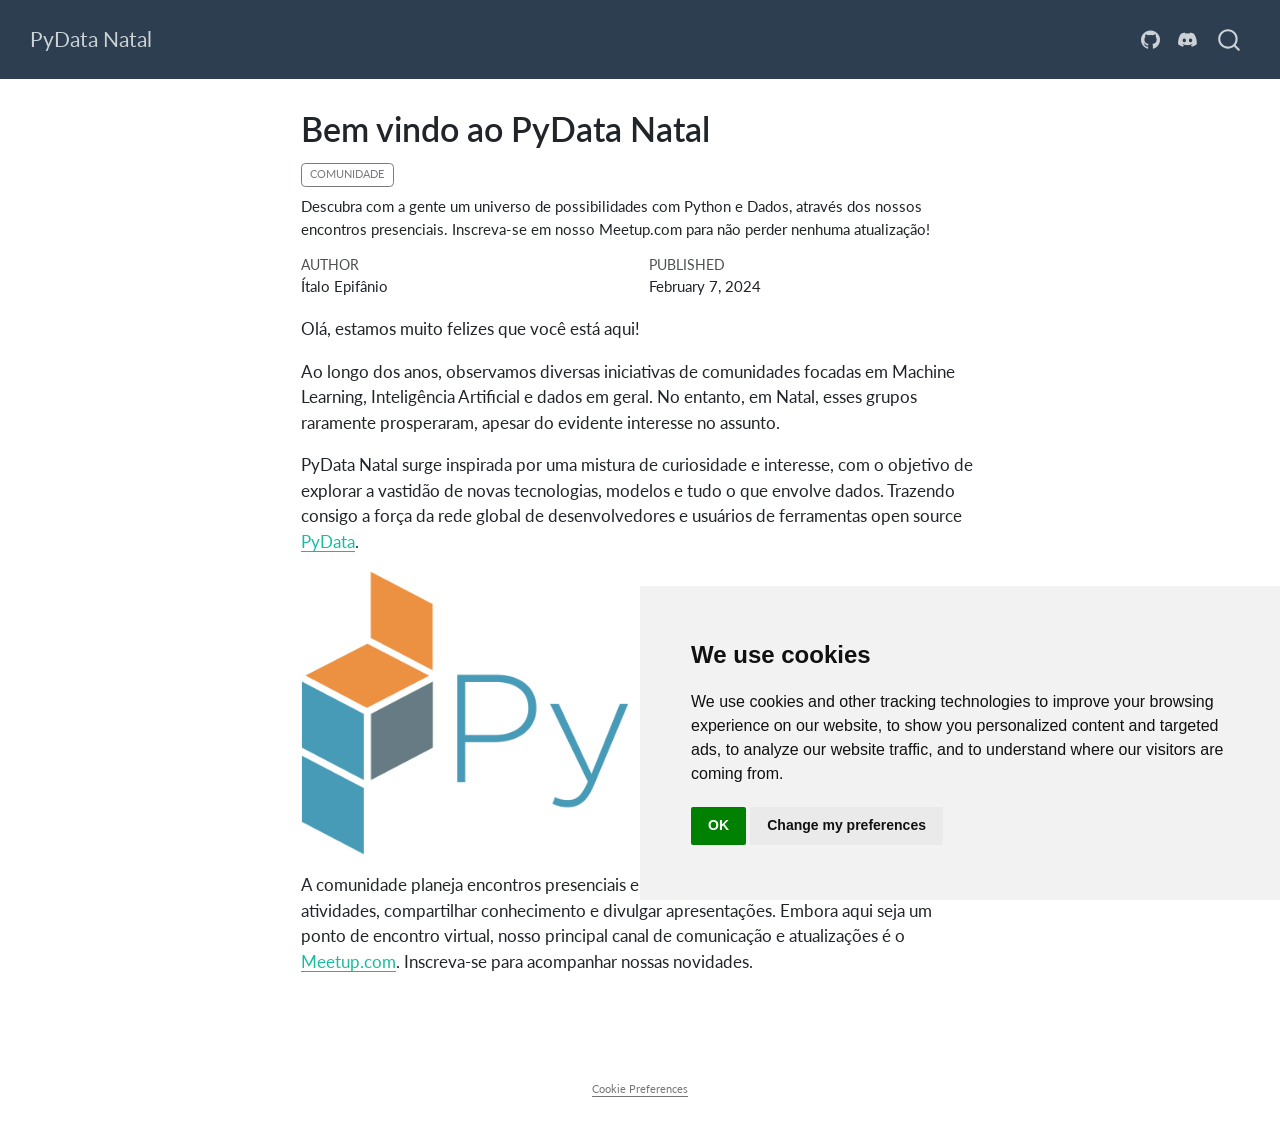
<file: posts/welcome/index.html>
<!DOCTYPE html>
<html xmlns="http://www.w3.org/1999/xhtml" lang="en" xml:lang="en"><head>

<meta charset="utf-8">
<meta name="generator" content="quarto-1.7.34">

<meta name="viewport" content="width=device-width, initial-scale=1.0, user-scalable=yes">

<meta name="author" content="Ítalo Epifânio">
<meta name="dcterms.date" content="2024-02-07">
<meta name="description" content="Descubra com a gente um universo de possibilidades com Python e Dados, através dos nossos encontros presenciais. Inscreva-se em nosso Meetup.com para não perder nenhuma atualização!">

<title>Bem vindo ao PyData Natal – PyData Natal</title>
<style>
code{white-space: pre-wrap;}
span.smallcaps{font-variant: small-caps;}
div.columns{display: flex; gap: min(4vw, 1.5em);}
div.column{flex: auto; overflow-x: auto;}
div.hanging-indent{margin-left: 1.5em; text-indent: -1.5em;}
ul.task-list{list-style: none;}
ul.task-list li input[type="checkbox"] {
  width: 0.8em;
  margin: 0 0.8em 0.2em -1em; /* quarto-specific, see https://github.com/quarto-dev/quarto-cli/issues/4556 */ 
  vertical-align: middle;
}
</style>


<script src="../../site_libs/quarto-nav/quarto-nav.js"></script>
<script src="../../site_libs/quarto-nav/headroom.min.js"></script>
<script src="../../site_libs/clipboard/clipboard.min.js"></script>
<script src="../../site_libs/quarto-search/autocomplete.umd.js"></script>
<script src="../../site_libs/quarto-search/fuse.min.js"></script>
<script src="../../site_libs/quarto-search/quarto-search.js"></script>
<meta name="quarto:offset" content="../../">
<script src="../../site_libs/cookie-consent/cookie-consent.js"></script>
<link href="../../site_libs/cookie-consent/cookie-consent.css" rel="stylesheet">
<script src="../../site_libs/quarto-html/quarto.js" type="module"></script>
<script src="../../site_libs/quarto-html/tabsets/tabsets.js" type="module"></script>
<script src="../../site_libs/quarto-html/popper.min.js"></script>
<script src="../../site_libs/quarto-html/tippy.umd.min.js"></script>
<script src="../../site_libs/quarto-html/anchor.min.js"></script>
<link href="../../site_libs/quarto-html/tippy.css" rel="stylesheet">
<link href="../../site_libs/quarto-html/quarto-syntax-highlighting-c8ad9e5dbd60b7b70b38521ab19b7da4.css" rel="stylesheet" id="quarto-text-highlighting-styles">
<script src="../../site_libs/bootstrap/bootstrap.min.js"></script>
<link href="../../site_libs/bootstrap/bootstrap-icons.css" rel="stylesheet">
<link href="../../site_libs/bootstrap/bootstrap-1d547202ef5b81858b5cd4b4ce92205d.min.css" rel="stylesheet" append-hash="true" id="quarto-bootstrap" data-mode="light">
<script id="quarto-search-options" type="application/json">{
  "location": "navbar",
  "copy-button": false,
  "collapse-after": 3,
  "panel-placement": "end",
  "type": "overlay",
  "limit": 50,
  "keyboard-shortcut": [
    "f",
    "/",
    "s"
  ],
  "show-item-context": false,
  "language": {
    "search-no-results-text": "No results",
    "search-matching-documents-text": "matching documents",
    "search-copy-link-title": "Copy link to search",
    "search-hide-matches-text": "Hide additional matches",
    "search-more-match-text": "more match in this document",
    "search-more-matches-text": "more matches in this document",
    "search-clear-button-title": "Clear",
    "search-text-placeholder": "",
    "search-detached-cancel-button-title": "Cancel",
    "search-submit-button-title": "Submit",
    "search-label": "Search"
  }
}</script>
<script async="" src="https://www.googletagmanager.com/gtag/js?id=G-QW559WNCMG"></script>

<script type="text/plain" cookie-consent="tracking">

window.dataLayer = window.dataLayer || [];
function gtag(){dataLayer.push(arguments);}
gtag('js', new Date());
gtag('config', 'G-QW559WNCMG', { 'anonymize_ip': true});
</script>

<script type="text/javascript" charset="UTF-8">
document.addEventListener('DOMContentLoaded', function () {
cookieconsent.run({
  "notice_banner_type":"simple",
  "consent_type":"implied",
  "palette":"light",
  "language":"en",
  "page_load_consent_levels":["strictly-necessary","functionality","tracking","targeting"],
  "notice_banner_reject_button_hide":false,
  "preferences_center_close_button_hide":false,
  "website_name":""
  ,
"language":"en"
  });
});
</script> 
  


<link rel="stylesheet" href="../../styles.css">
</head>

<body class="floating nav-fixed quarto-light">

<div id="quarto-search-results"></div>
  <header id="quarto-header" class="headroom fixed-top">
    <nav class="navbar navbar-expand-lg " data-bs-theme="dark">
      <div class="navbar-container container-fluid">
      <div class="navbar-brand-container mx-auto">
    <a class="navbar-brand" href="../../index.html">
    <span class="navbar-title">PyData Natal</span>
    </a>
  </div>
            <div id="quarto-search" class="" title="Search"></div>
          <button class="navbar-toggler" type="button" data-bs-toggle="collapse" data-bs-target="#navbarCollapse" aria-controls="navbarCollapse" role="menu" aria-expanded="false" aria-label="Toggle navigation" onclick="if (window.quartoToggleHeadroom) { window.quartoToggleHeadroom(); }">
  <span class="navbar-toggler-icon"></span>
</button>
          <div class="collapse navbar-collapse" id="navbarCollapse">
            <ul class="navbar-nav navbar-nav-scroll ms-auto">
  <li class="nav-item compact">
    <a class="nav-link" href="https://github.com/PyData-Natal"> <i class="bi bi-github" role="img">
</i> 
<span class="menu-text"></span></a>
  </li>  
  <li class="nav-item compact">
    <a class="nav-link" href="https://www.meetup.com/pydata-natal/"> <i class="bi bi-discord" role="img">
</i> 
<span class="menu-text"></span></a>
  </li>  
</ul>
          </div> <!-- /navcollapse -->
            <div class="quarto-navbar-tools">
</div>
      </div> <!-- /container-fluid -->
    </nav>
</header>
<!-- content -->
<div id="quarto-content" class="quarto-container page-columns page-rows-contents page-layout-article page-navbar">
<!-- sidebar -->
  <nav id="quarto-sidebar" class="sidebar collapse collapse-horizontal quarto-sidebar-collapse-item sidebar-navigation floating overflow-auto">
    
</nav>
<div id="quarto-sidebar-glass" class="quarto-sidebar-collapse-item" data-bs-toggle="collapse" data-bs-target=".quarto-sidebar-collapse-item"></div>
<!-- margin-sidebar -->
    <div id="quarto-margin-sidebar" class="sidebar margin-sidebar zindex-bottom">
    </div>
<!-- main -->
<main class="content" id="quarto-document-content">

<header id="title-block-header" class="quarto-title-block default">
<div class="quarto-title">
<h1 class="title">Bem vindo ao PyData Natal</h1>
  <div class="quarto-categories">
    <div class="quarto-category">Comunidade</div>
  </div>
  </div>

<div>
  <div class="description">
    <p>Descubra com a gente um universo de possibilidades com Python e Dados, através dos nossos encontros presenciais. Inscreva-se em nosso Meetup.com para não perder nenhuma atualização!</p>
  </div>
</div>


<div class="quarto-title-meta">

    <div>
    <div class="quarto-title-meta-heading">Author</div>
    <div class="quarto-title-meta-contents">
             <p>Ítalo Epifânio </p>
          </div>
  </div>
    
    <div>
    <div class="quarto-title-meta-heading">Published</div>
    <div class="quarto-title-meta-contents">
      <p class="date">February 7, 2024</p>
    </div>
  </div>
  
    
  </div>
  


</header>


<p>Olá, estamos muito felizes que você está aqui!</p>
<p>Ao longo dos anos, observamos diversas iniciativas de comunidades focadas em Machine Learning, Inteligência Artificial e dados em geral. No entanto, em Natal, esses grupos raramente prosperaram, apesar do evidente interesse no assunto.</p>
<p>PyData Natal surge inspirada por uma mistura de curiosidade e interesse, com o objetivo de explorar a vastidão de novas tecnologias, modelos e tudo o que envolve dados. Trazendo consigo a força da rede global de desenvolvedores e usuários de ferramentas open source <a href="https://pydata.org/">PyData</a>.</p>
<p><img src="thumbnail.jpg" class="img-fluid"></p>
<p>A comunidade planeja encontros presenciais e utilizará este blog para registrar nossas atividades, compartilhar conhecimento e divulgar apresentações. Embora aqui seja um ponto de encontro virtual, nosso principal canal de comunicação e atualizações é o <a href="https://www.meetup.com/pydata-natal/">Meetup.com</a>. Inscreva-se para acompanhar nossas novidades.</p>



</main> <!-- /main -->
<script id="quarto-html-after-body" type="application/javascript">
  window.document.addEventListener("DOMContentLoaded", function (event) {
    const icon = "";
    const anchorJS = new window.AnchorJS();
    anchorJS.options = {
      placement: 'right',
      icon: icon
    };
    anchorJS.add('.anchored');
    const isCodeAnnotation = (el) => {
      for (const clz of el.classList) {
        if (clz.startsWith('code-annotation-')) {                     
          return true;
        }
      }
      return false;
    }
    const onCopySuccess = function(e) {
      // button target
      const button = e.trigger;
      // don't keep focus
      button.blur();
      // flash "checked"
      button.classList.add('code-copy-button-checked');
      var currentTitle = button.getAttribute("title");
      button.setAttribute("title", "Copied!");
      let tooltip;
      if (window.bootstrap) {
        button.setAttribute("data-bs-toggle", "tooltip");
        button.setAttribute("data-bs-placement", "left");
        button.setAttribute("data-bs-title", "Copied!");
        tooltip = new bootstrap.Tooltip(button, 
          { trigger: "manual", 
            customClass: "code-copy-button-tooltip",
            offset: [0, -8]});
        tooltip.show();    
      }
      setTimeout(function() {
        if (tooltip) {
          tooltip.hide();
          button.removeAttribute("data-bs-title");
          button.removeAttribute("data-bs-toggle");
          button.removeAttribute("data-bs-placement");
        }
        button.setAttribute("title", currentTitle);
        button.classList.remove('code-copy-button-checked');
      }, 1000);
      // clear code selection
      e.clearSelection();
    }
    const getTextToCopy = function(trigger) {
        const codeEl = trigger.previousElementSibling.cloneNode(true);
        for (const childEl of codeEl.children) {
          if (isCodeAnnotation(childEl)) {
            childEl.remove();
          }
        }
        return codeEl.innerText;
    }
    const clipboard = new window.ClipboardJS('.code-copy-button:not([data-in-quarto-modal])', {
      text: getTextToCopy
    });
    clipboard.on('success', onCopySuccess);
    if (window.document.getElementById('quarto-embedded-source-code-modal')) {
      const clipboardModal = new window.ClipboardJS('.code-copy-button[data-in-quarto-modal]', {
        text: getTextToCopy,
        container: window.document.getElementById('quarto-embedded-source-code-modal')
      });
      clipboardModal.on('success', onCopySuccess);
    }
      var localhostRegex = new RegExp(/^(?:http|https):\/\/localhost\:?[0-9]*\//);
      var mailtoRegex = new RegExp(/^mailto:/);
        var filterRegex = new RegExp("https:\/\/PyData-Natal\.github\.io\/pydata-natal\.github\.io\/");
      var isInternal = (href) => {
          return filterRegex.test(href) || localhostRegex.test(href) || mailtoRegex.test(href);
      }
      // Inspect non-navigation links and adorn them if external
     var links = window.document.querySelectorAll('a[href]:not(.nav-link):not(.navbar-brand):not(.toc-action):not(.sidebar-link):not(.sidebar-item-toggle):not(.pagination-link):not(.no-external):not([aria-hidden]):not(.dropdown-item):not(.quarto-navigation-tool):not(.about-link)');
      for (var i=0; i<links.length; i++) {
        const link = links[i];
        if (!isInternal(link.href)) {
          // undo the damage that might have been done by quarto-nav.js in the case of
          // links that we want to consider external
          if (link.dataset.originalHref !== undefined) {
            link.href = link.dataset.originalHref;
          }
        }
      }
    function tippyHover(el, contentFn, onTriggerFn, onUntriggerFn) {
      const config = {
        allowHTML: true,
        maxWidth: 500,
        delay: 100,
        arrow: false,
        appendTo: function(el) {
            return el.parentElement;
        },
        interactive: true,
        interactiveBorder: 10,
        theme: 'quarto',
        placement: 'bottom-start',
      };
      if (contentFn) {
        config.content = contentFn;
      }
      if (onTriggerFn) {
        config.onTrigger = onTriggerFn;
      }
      if (onUntriggerFn) {
        config.onUntrigger = onUntriggerFn;
      }
      window.tippy(el, config); 
    }
    const noterefs = window.document.querySelectorAll('a[role="doc-noteref"]');
    for (var i=0; i<noterefs.length; i++) {
      const ref = noterefs[i];
      tippyHover(ref, function() {
        // use id or data attribute instead here
        let href = ref.getAttribute('data-footnote-href') || ref.getAttribute('href');
        try { href = new URL(href).hash; } catch {}
        const id = href.replace(/^#\/?/, "");
        const note = window.document.getElementById(id);
        if (note) {
          return note.innerHTML;
        } else {
          return "";
        }
      });
    }
    const xrefs = window.document.querySelectorAll('a.quarto-xref');
    const processXRef = (id, note) => {
      // Strip column container classes
      const stripColumnClz = (el) => {
        el.classList.remove("page-full", "page-columns");
        if (el.children) {
          for (const child of el.children) {
            stripColumnClz(child);
          }
        }
      }
      stripColumnClz(note)
      if (id === null || id.startsWith('sec-')) {
        // Special case sections, only their first couple elements
        const container = document.createElement("div");
        if (note.children && note.children.length > 2) {
          container.appendChild(note.children[0].cloneNode(true));
          for (let i = 1; i < note.children.length; i++) {
            const child = note.children[i];
            if (child.tagName === "P" && child.innerText === "") {
              continue;
            } else {
              container.appendChild(child.cloneNode(true));
              break;
            }
          }
          if (window.Quarto?.typesetMath) {
            window.Quarto.typesetMath(container);
          }
          return container.innerHTML
        } else {
          if (window.Quarto?.typesetMath) {
            window.Quarto.typesetMath(note);
          }
          return note.innerHTML;
        }
      } else {
        // Remove any anchor links if they are present
        const anchorLink = note.querySelector('a.anchorjs-link');
        if (anchorLink) {
          anchorLink.remove();
        }
        if (window.Quarto?.typesetMath) {
          window.Quarto.typesetMath(note);
        }
        if (note.classList.contains("callout")) {
          return note.outerHTML;
        } else {
          return note.innerHTML;
        }
      }
    }
    for (var i=0; i<xrefs.length; i++) {
      const xref = xrefs[i];
      tippyHover(xref, undefined, function(instance) {
        instance.disable();
        let url = xref.getAttribute('href');
        let hash = undefined; 
        if (url.startsWith('#')) {
          hash = url;
        } else {
          try { hash = new URL(url).hash; } catch {}
        }
        if (hash) {
          const id = hash.replace(/^#\/?/, "");
          const note = window.document.getElementById(id);
          if (note !== null) {
            try {
              const html = processXRef(id, note.cloneNode(true));
              instance.setContent(html);
            } finally {
              instance.enable();
              instance.show();
            }
          } else {
            // See if we can fetch this
            fetch(url.split('#')[0])
            .then(res => res.text())
            .then(html => {
              const parser = new DOMParser();
              const htmlDoc = parser.parseFromString(html, "text/html");
              const note = htmlDoc.getElementById(id);
              if (note !== null) {
                const html = processXRef(id, note);
                instance.setContent(html);
              } 
            }).finally(() => {
              instance.enable();
              instance.show();
            });
          }
        } else {
          // See if we can fetch a full url (with no hash to target)
          // This is a special case and we should probably do some content thinning / targeting
          fetch(url)
          .then(res => res.text())
          .then(html => {
            const parser = new DOMParser();
            const htmlDoc = parser.parseFromString(html, "text/html");
            const note = htmlDoc.querySelector('main.content');
            if (note !== null) {
              // This should only happen for chapter cross references
              // (since there is no id in the URL)
              // remove the first header
              if (note.children.length > 0 && note.children[0].tagName === "HEADER") {
                note.children[0].remove();
              }
              const html = processXRef(null, note);
              instance.setContent(html);
            } 
          }).finally(() => {
            instance.enable();
            instance.show();
          });
        }
      }, function(instance) {
      });
    }
        let selectedAnnoteEl;
        const selectorForAnnotation = ( cell, annotation) => {
          let cellAttr = 'data-code-cell="' + cell + '"';
          let lineAttr = 'data-code-annotation="' +  annotation + '"';
          const selector = 'span[' + cellAttr + '][' + lineAttr + ']';
          return selector;
        }
        const selectCodeLines = (annoteEl) => {
          const doc = window.document;
          const targetCell = annoteEl.getAttribute("data-target-cell");
          const targetAnnotation = annoteEl.getAttribute("data-target-annotation");
          const annoteSpan = window.document.querySelector(selectorForAnnotation(targetCell, targetAnnotation));
          const lines = annoteSpan.getAttribute("data-code-lines").split(",");
          const lineIds = lines.map((line) => {
            return targetCell + "-" + line;
          })
          let top = null;
          let height = null;
          let parent = null;
          if (lineIds.length > 0) {
              //compute the position of the single el (top and bottom and make a div)
              const el = window.document.getElementById(lineIds[0]);
              top = el.offsetTop;
              height = el.offsetHeight;
              parent = el.parentElement.parentElement;
            if (lineIds.length > 1) {
              const lastEl = window.document.getElementById(lineIds[lineIds.length - 1]);
              const bottom = lastEl.offsetTop + lastEl.offsetHeight;
              height = bottom - top;
            }
            if (top !== null && height !== null && parent !== null) {
              // cook up a div (if necessary) and position it 
              let div = window.document.getElementById("code-annotation-line-highlight");
              if (div === null) {
                div = window.document.createElement("div");
                div.setAttribute("id", "code-annotation-line-highlight");
                div.style.position = 'absolute';
                parent.appendChild(div);
              }
              div.style.top = top - 2 + "px";
              div.style.height = height + 4 + "px";
              div.style.left = 0;
              let gutterDiv = window.document.getElementById("code-annotation-line-highlight-gutter");
              if (gutterDiv === null) {
                gutterDiv = window.document.createElement("div");
                gutterDiv.setAttribute("id", "code-annotation-line-highlight-gutter");
                gutterDiv.style.position = 'absolute';
                const codeCell = window.document.getElementById(targetCell);
                const gutter = codeCell.querySelector('.code-annotation-gutter');
                gutter.appendChild(gutterDiv);
              }
              gutterDiv.style.top = top - 2 + "px";
              gutterDiv.style.height = height + 4 + "px";
            }
            selectedAnnoteEl = annoteEl;
          }
        };
        const unselectCodeLines = () => {
          const elementsIds = ["code-annotation-line-highlight", "code-annotation-line-highlight-gutter"];
          elementsIds.forEach((elId) => {
            const div = window.document.getElementById(elId);
            if (div) {
              div.remove();
            }
          });
          selectedAnnoteEl = undefined;
        };
          // Handle positioning of the toggle
      window.addEventListener(
        "resize",
        throttle(() => {
          elRect = undefined;
          if (selectedAnnoteEl) {
            selectCodeLines(selectedAnnoteEl);
          }
        }, 10)
      );
      function throttle(fn, ms) {
      let throttle = false;
      let timer;
        return (...args) => {
          if(!throttle) { // first call gets through
              fn.apply(this, args);
              throttle = true;
          } else { // all the others get throttled
              if(timer) clearTimeout(timer); // cancel #2
              timer = setTimeout(() => {
                fn.apply(this, args);
                timer = throttle = false;
              }, ms);
          }
        };
      }
        // Attach click handler to the DT
        const annoteDls = window.document.querySelectorAll('dt[data-target-cell]');
        for (const annoteDlNode of annoteDls) {
          annoteDlNode.addEventListener('click', (event) => {
            const clickedEl = event.target;
            if (clickedEl !== selectedAnnoteEl) {
              unselectCodeLines();
              const activeEl = window.document.querySelector('dt[data-target-cell].code-annotation-active');
              if (activeEl) {
                activeEl.classList.remove('code-annotation-active');
              }
              selectCodeLines(clickedEl);
              clickedEl.classList.add('code-annotation-active');
            } else {
              // Unselect the line
              unselectCodeLines();
              clickedEl.classList.remove('code-annotation-active');
            }
          });
        }
    const findCites = (el) => {
      const parentEl = el.parentElement;
      if (parentEl) {
        const cites = parentEl.dataset.cites;
        if (cites) {
          return {
            el,
            cites: cites.split(' ')
          };
        } else {
          return findCites(el.parentElement)
        }
      } else {
        return undefined;
      }
    };
    var bibliorefs = window.document.querySelectorAll('a[role="doc-biblioref"]');
    for (var i=0; i<bibliorefs.length; i++) {
      const ref = bibliorefs[i];
      const citeInfo = findCites(ref);
      if (citeInfo) {
        tippyHover(citeInfo.el, function() {
          var popup = window.document.createElement('div');
          citeInfo.cites.forEach(function(cite) {
            var citeDiv = window.document.createElement('div');
            citeDiv.classList.add('hanging-indent');
            citeDiv.classList.add('csl-entry');
            var biblioDiv = window.document.getElementById('ref-' + cite);
            if (biblioDiv) {
              citeDiv.innerHTML = biblioDiv.innerHTML;
            }
            popup.appendChild(citeDiv);
          });
          return popup.innerHTML;
        });
      }
    }
  });
  </script>
</div> <!-- /content -->
<footer class="footer">
  <div class="nav-footer">
    <div class="nav-footer-left">
      &nbsp;
    </div>   
    <div class="nav-footer-center">

<div class="cookie-consent-footer"><a href="#" id="open_preferences_center">Cookie Preferences</a></div></div>
    <div class="nav-footer-right">
      &nbsp;
    </div>
  </div>
</footer>




</body></html>
</file>
<file: site_libs/cookie-consent/cookie-consent.css>
div.cookie-consent-footer {
  font-size: 0.8em;
  text-decoration: none;
}
</file>
<file: site_libs/quarto-html/tippy.css>
.tippy-box[data-animation=fade][data-state=hidden]{opacity:0}[data-tippy-root]{max-width:calc(100vw - 10px)}.tippy-box{position:relative;background-color:#333;color:#fff;border-radius:4px;font-size:14px;line-height:1.4;white-space:normal;outline:0;transition-property:transform,visibility,opacity}.tippy-box[data-placement^=top]>.tippy-arrow{bottom:0}.tippy-box[data-placement^=top]>.tippy-arrow:before{bottom:-7px;left:0;border-width:8px 8px 0;border-top-color:initial;transform-origin:center top}.tippy-box[data-placement^=bottom]>.tippy-arrow{top:0}.tippy-box[data-placement^=bottom]>.tippy-arrow:before{top:-7px;left:0;border-width:0 8px 8px;border-bottom-color:initial;transform-origin:center bottom}.tippy-box[data-placement^=left]>.tippy-arrow{right:0}.tippy-box[data-placement^=left]>.tippy-arrow:before{border-width:8px 0 8px 8px;border-left-color:initial;right:-7px;transform-origin:center left}.tippy-box[data-placement^=right]>.tippy-arrow{left:0}.tippy-box[data-placement^=right]>.tippy-arrow:before{left:-7px;border-width:8px 8px 8px 0;border-right-color:initial;transform-origin:center right}.tippy-box[data-inertia][data-state=visible]{transition-timing-function:cubic-bezier(.54,1.5,.38,1.11)}.tippy-arrow{width:16px;height:16px;color:#333}.tippy-arrow:before{content:"";position:absolute;border-color:transparent;border-style:solid}.tippy-content{position:relative;padding:5px 9px;z-index:1}
</file>
<file: site_libs/quarto-html/quarto-syntax-highlighting-c8ad9e5dbd60b7b70b38521ab19b7da4.css>
/* quarto syntax highlight colors */
:root {
  --quarto-hl-ot-color: #003B4F;
  --quarto-hl-at-color: #657422;
  --quarto-hl-ss-color: #20794D;
  --quarto-hl-an-color: #5E5E5E;
  --quarto-hl-fu-color: #4758AB;
  --quarto-hl-st-color: #20794D;
  --quarto-hl-cf-color: #003B4F;
  --quarto-hl-op-color: #5E5E5E;
  --quarto-hl-er-color: #AD0000;
  --quarto-hl-bn-color: #AD0000;
  --quarto-hl-al-color: #AD0000;
  --quarto-hl-va-color: #111111;
  --quarto-hl-bu-color: inherit;
  --quarto-hl-ex-color: inherit;
  --quarto-hl-pp-color: #AD0000;
  --quarto-hl-in-color: #5E5E5E;
  --quarto-hl-vs-color: #20794D;
  --quarto-hl-wa-color: #5E5E5E;
  --quarto-hl-do-color: #5E5E5E;
  --quarto-hl-im-color: #00769E;
  --quarto-hl-ch-color: #20794D;
  --quarto-hl-dt-color: #AD0000;
  --quarto-hl-fl-color: #AD0000;
  --quarto-hl-co-color: #5E5E5E;
  --quarto-hl-cv-color: #5E5E5E;
  --quarto-hl-cn-color: #8f5902;
  --quarto-hl-sc-color: #5E5E5E;
  --quarto-hl-dv-color: #AD0000;
  --quarto-hl-kw-color: #003B4F;
}

/* other quarto variables */
:root {
  --quarto-font-monospace: SFMono-Regular, Menlo, Monaco, Consolas, "Liberation Mono", "Courier New", monospace;
}

/* syntax highlight based on Pandoc's rules */
pre > code.sourceCode > span {
  color: #003B4F;
}

code.sourceCode > span {
  color: #003B4F;
}

div.sourceCode,
div.sourceCode pre.sourceCode {
  color: #003B4F;
}

/* Normal */
code span {
  color: #003B4F;
}

/* Alert */
code span.al {
  color: #AD0000;
  font-style: inherit;
}

/* Annotation */
code span.an {
  color: #5E5E5E;
  font-style: inherit;
}

/* Attribute */
code span.at {
  color: #657422;
  font-style: inherit;
}

/* BaseN */
code span.bn {
  color: #AD0000;
  font-style: inherit;
}

/* BuiltIn */
code span.bu {
  font-style: inherit;
}

/* ControlFlow */
code span.cf {
  color: #003B4F;
  font-weight: bold;
  font-style: inherit;
}

/* Char */
code span.ch {
  color: #20794D;
  font-style: inherit;
}

/* Constant */
code span.cn {
  color: #8f5902;
  font-style: inherit;
}

/* Comment */
code span.co {
  color: #5E5E5E;
  font-style: inherit;
}

/* CommentVar */
code span.cv {
  color: #5E5E5E;
  font-style: italic;
}

/* Documentation */
code span.do {
  color: #5E5E5E;
  font-style: italic;
}

/* DataType */
code span.dt {
  color: #AD0000;
  font-style: inherit;
}

/* DecVal */
code span.dv {
  color: #AD0000;
  font-style: inherit;
}

/* Error */
code span.er {
  color: #AD0000;
  font-style: inherit;
}

/* Extension */
code span.ex {
  font-style: inherit;
}

/* Float */
code span.fl {
  color: #AD0000;
  font-style: inherit;
}

/* Function */
code span.fu {
  color: #4758AB;
  font-style: inherit;
}

/* Import */
code span.im {
  color: #00769E;
  font-style: inherit;
}

/* Information */
code span.in {
  color: #5E5E5E;
  font-style: inherit;
}

/* Keyword */
code span.kw {
  color: #003B4F;
  font-weight: bold;
  font-style: inherit;
}

/* Operator */
code span.op {
  color: #5E5E5E;
  font-style: inherit;
}

/* Other */
code span.ot {
  color: #003B4F;
  font-style: inherit;
}

/* Preprocessor */
code span.pp {
  color: #AD0000;
  font-style: inherit;
}

/* SpecialChar */
code span.sc {
  color: #5E5E5E;
  font-style: inherit;
}

/* SpecialString */
code span.ss {
  color: #20794D;
  font-style: inherit;
}

/* String */
code span.st {
  color: #20794D;
  font-style: inherit;
}

/* Variable */
code span.va {
  color: #111111;
  font-style: inherit;
}

/* VerbatimString */
code span.vs {
  color: #20794D;
  font-style: inherit;
}

/* Warning */
code span.wa {
  color: #5E5E5E;
  font-style: italic;
}

.prevent-inlining {
  content: "</";
}

/*# sourceMappingURL=405ffa06017179012420079c49e771b5.css.map */
</file>
<file: styles.css>
/* css styles */
</file>
